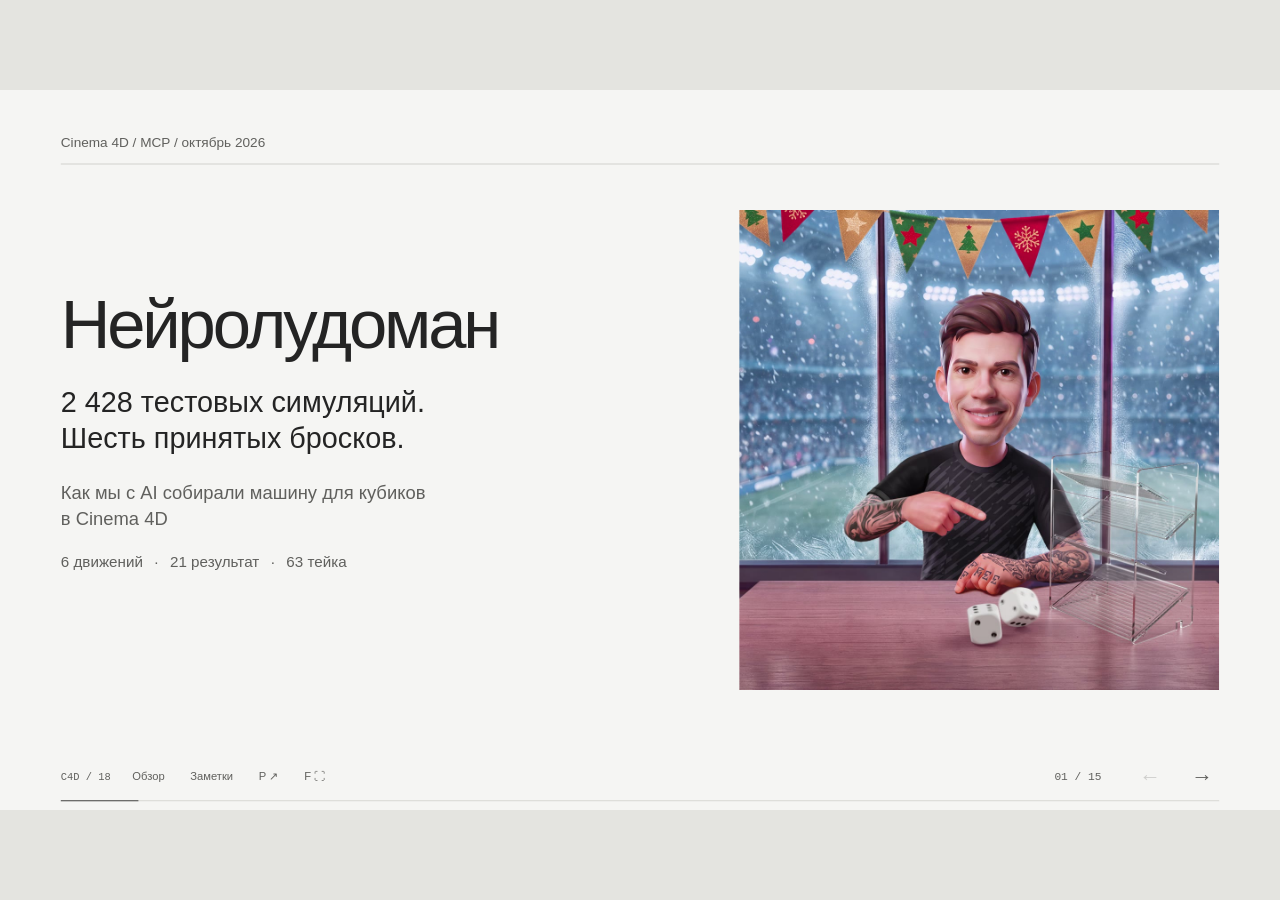
<file: index.html>
<!doctype html>
<html lang="ru">
<head>
<meta charset="utf-8"><meta name="viewport" content="width=device-width,initial-scale=1">
<link rel="icon" href="data:,">
<meta name="color-scheme" content="light"><title>Нейролудоман · разбор кейса Cinema 4D</title>
<meta name="description" content="Разбор работы над анимацией кубиков в Cinema 4D через MCP: физика, Alembic, варианты результата и рендер."><link rel="stylesheet" href="style.css?v=4abb5e8cf7ce">
</head>
<body>
<div id="stage" class="stage">
<main id="deck" aria-label="Презентация: Нейролудоман">

<section class="slide cover dark active" data-theme="paper" data-title="Нейролудоман" data-time="35">
 <div class="cover-copy"><p class="eyebrow reveal">Cinema 4D / MCP / октябрь 2026</p><h1 class="reveal">Нейролудоман</h1><p class="lead reveal">2 428 тестовых симуляций.<br>Шесть принятых бросков.</p><p class="cover-context reveal">Как мы с AI собирали машину для кубиков<br>в Cinema 4D</p><div class="cover-meta reveal">6 движений <span>·</span> 21 результат <span>·</span> 63 тейка</div></div>
 <figure class="hero-media reveal"><video src="assets/final-render.mp4" poster="assets/final-render.jpg" autoplay loop muted playsinline preload="metadata" aria-label="Итоговая анимация машины и кубиков"></video></figure>
 <template class="notes">Мы начали с фотографии аппарата, в который бросают кубики. Потом задача выросла: крупные кубики для мобильного экрана, правдоподобная физика, заданные числа, несколько движений и слои для композа. Я задавал визуальные требования и принимал результат. Агент работал с Cinema 4D через MCP, создавал сцену, готовил эксперименты и проверки. Покажу решения, которые оказались полезными, и места, где мы потратили лишние итерации.
Источник: переписка проекта; рабочий рендер из export; финальный results_manifest.json.</template>
</section>

<section class="slide paper photo-slide" data-theme="paper" data-title="Начали с фотографии" data-time="45"><p class="eyebrow reveal">01 / Референс и модель</p><h2 class="reveal">Начали с фотографии</h2><div class="input-result reveal"><figure><div class="reference-frame"><img src="assets/reference-photo.jpg" alt="Исходная фотография аппарата NARDY.PRO, которую пользователь прислал для моделирования" data-zoom></div><figcaption>На входе: фото аппарата</figcaption></figure><figure><div class="model-frame"><img src="assets/machine-render.png" alt="Смоделированная машина с кубиками" data-zoom></div><figcaption>Результат: модель и анимация в Cinema 4D</figcaption></figure></div><template class="notes">Я прислал фотографию аппарата и попросил собрать упрощённую модель без брендинга. Геометрия должна была оставаться удобной для ручной правки в Cinema 4D. Позже мы увеличили кубики ради читаемости на мобильном экране. Справа показан рабочий рендер модели.

Большая часть полезных уточнений появилась после просмотра сцены. Например, первоначальная геометрия могла выглядеть похоже на референс, но мешала кубикам проходить на следующий этаж. Потом я уточнил, что из камеры важны пересечения с первым и третьим этажами, а задняя стенка и скрытые платформы допускают пересечения. Так мы сузили задачу: исправляли пересечения, которые были видны в кадре.
Источник: сообщения о геометрии платформ и допустимых пересечениях в версиях 11–12.</template></section>

<section class="slide paper" data-theme="paper" data-title="Как устроен кубик в сцене" data-time="50">
 <p class="eyebrow reveal">02 · Архитектура сцены</p><h2 class="reveal">Как устроен кубик в сцене</h2>
 <div class="architecture"><div class="diagram-wrap"><svg class="cube-diagram" viewBox="0 0 660 450" role="img" aria-label="Слева крупная геометрия кубика с точками на гранях. Справа меньший коллайдер без точек.">
<g stroke="#242424" stroke-width="2" stroke-linejoin="round"><path fill="#fafaf8" d="M35 170 165 105 295 170 165 235Z"/><path fill="#e9e9e5" d="M35 170 165 235 165 385 35 320Z"/><path fill="#f0f0ed" d="M165 235 295 170 295 320 165 385Z"/></g>
<g fill="#242424"><ellipse cx="165" cy="170" rx="12" ry="6"/>
<g transform="matrix(1 .5 0 1 35 170)"><ellipse cx="44" cy="44" rx="10" ry="13"/><ellipse cx="86" cy="105" rx="10" ry="13"/></g>
<g transform="matrix(1 -.5 0 1 165 235)"><ellipse cx="32" cy="36" rx="10" ry="13"/><ellipse cx="65" cy="75" rx="10" ry="13"/><ellipse cx="98" cy="114" rx="10" ry="13"/></g></g>
<g fill="#bf422c" fill-opacity=".055" stroke="#bf422c" stroke-width="2" stroke-dasharray="7 6" stroke-linejoin="round"><path d="M395 200 480 158 565 200 565 298 480 340 395 298Z"/><path fill="none" d="M395 200 480 242 565 200M480 242V340"/></g>
<g font-family="Arial,sans-serif" font-size="23" text-anchor="middle"><text x="165" y="64" fill="#242424">Геометрия</text><text x="480" y="117" fill="#ac3925">Коллайдер</text></g>
</svg><p class="diagram-caption">Схема соотношения геометрии и коллайдера.<br>Размеры условные.</p></div><div class="representations">
  <article class="reveal"><span class="big-index">01</span><h3>Видимая<br>модель</h3><p>Крупнее для<br>мобильного экрана.</p></article>
  <article class="reveal"><span class="big-index">02</span><h3>Физический<br>коллайдер</h3><p>Меньше геометрии<br>внутри машины.</p></article>
  <article class="reveal"><span class="big-index">03</span><h3>Число<br>в финале</h3><p>Заранее выбираем,<br>какая грань будет сверху.</p></article>
  <article class="reveal"><span class="big-index">04</span><h3>Записанное<br>движение</h3><p>Кэш Alembic<br>для всех слоёв.</p></article>
 </div></div>
 <p class="takeaway reveal">Python использовали для сборки и проверок; в сцене оставляли нативные контроллеры.</p>
 <template class="notes">Запрос «без кучи Python-нод» не означал отказ от кода автоматизации. Код через MCP собирал нативные объекты и настройки Cinema 4D. Дальше сцена воспроизводилась с нативными контроллерами, Xpresso и кэшем. Видимая модель, коллайдер, ориентация чисел и кэш движения выполняли разные задачи. Крупная модель помогала читаемости, а меньший коллайдер позволял пройти внутри машины. Пересечения всё равно приходилось проверять из рабочей камеры.
Источник: переписка о нативном сетапе и размере кубиков; исходники физики; variants18.py и build18.py.</template>
</section>

<section class="slide paper real-intersection" data-theme="paper" data-title="Пересечение было видно в рендере" data-time="25"><p class="eyebrow reveal">Проблема / Ранний рендер</p><h2 class="reveal">Платформа проходила сквозь кубики</h2><div class="real-intersection-layout"><div class="reveal"><p>Коллайдеры были меньше видимых кубиков.</p><p>Физика считала контакт корректным, но геометрия пересекала стекло.</p><p class="small-copy">На следующем слайде:<br>как пробовали исправить это<br>поверх запечённого движения.</p></div><figure class="reveal"><div class="intersection-callout"><img src="assets/intersection-render.png" alt="Фрагмент раннего рендера: верхняя платформа проходит через нижнюю часть обоих кубиков" data-zoom><svg viewBox="0 0 400 285" aria-hidden="true"><defs><marker id="collision-arrow" viewBox="0 0 10 10" refX="8" refY="5" markerWidth="6" markerHeight="6" orient="auto-start-reverse"><path d="M0 0L10 5L0 10" fill="none" stroke="#ff795c" stroke-width="1.5"/></marker></defs><path d="M295 37H259L222 111" fill="none" stroke="#ff795c" stroke-width="1.5" marker-end="url(#collision-arrow)"/><text x="296" y="27" text-anchor="end" fill="#fff" font-family="Arial,sans-serif" font-size="12">Пересечение</text></svg></div><figcaption>Исходный рендер · 27 октября · 0,16 с · фрагмент без ретуши</figcaption></figure></div><template class="notes">Это реальный кадр раннего видео, а не схема и не реконструкция. Верхняя платформа проходит через видимую геометрию кубиков. Кадр показывает визуальную проблему; он не является точной парой «до» для кадра 4 версии 11 на следующем слайде. Размытие движения сохранено из оригинала. Источник: export/2026-10-27_BB_Other_Smolov_Table_Ref_1080x1080px_01_01_02.mp4, время 0,16 с; область x=660, y=500, 400×285 пикселей.</template></section>

<section class="slide paper intersection-problem" data-theme="paper" data-title="Ручная правка запечённой физики" data-time="50"><p class="eyebrow reveal">03 / Эксперимент в версии 11</p><h2 class="reveal">Ручная правка запечённой физики</h2>
<div class="cache-edit-layout">
<div class="cache-edit-copy reveal"><p class="cache-intro">Сначала рассчитали физику<br>и запекли движение в кэш.</p><p class="cache-request">Я попросил агента вручную отодвинуть кубики от платформ, сохранив вращение.</p><p class="cache-method">Поправки положения записали отдельно от исходной анимации.</p></div>
<div class="cache-comparison reveal"><figure><h3>До правки</h3><img src="assets/intersection-before.svg" alt="До правки: красным выделено пересечение кубика с платформой" data-zoom><figcaption><span class="collision-key"></span>Кубик пересекает платформу</figcaption></figure><figure><h3>После сдвига</h3><img src="assets/intersection-after.svg" alt="После правки: кубик поднят над платформой, его вращение сохранено" data-zoom><figcaption>Вращение осталось прежним</figcaption></figure><p class="cache-source">По данным сцены · кубик A · кадр 4 · верхняя платформа</p></div>
</div><p class="takeaway">Версию 11 приняли. Для каждого нового броска правку пришлось бы повторять.</p><template class="notes">Сначала рассчитали настоящую физику и запекли движение кубиков. Затем я попросил агента на основе этого кэша попробовать вручную поправить траекторию: отодвинуть кубики от видимых платформ, по возможности сохранив исходное движение и вращение. Поправки положения записали отдельно от исходной анимации, чтобы их можно было редактировать. Вращение оставили исходным. Этот эксперимент версии 11 приняли. Для новых бросков пришлось бы повторять коррекцию, поэтому дальше попробовали изменить коллайдеры платформ.

Это боковая проекция сохранённой геометрии, а не скриншот Cinema 4D. Взяты реальные точки модели и положение верхней платформы из manual11_source.json: кубик A, кадр 4. Слева исходное положение; красным выделена область пересечения проекций кубика и платформы. Пространственное пересечение этого кадра также подтверждается проверкой по разделяющим осям. Справа к тем же точкам применён сохранённый сдвиг из manual11_solution.json. Вращение не меняется. Толщина поверхности платформы в данных учитывает верх рёбер. Этот пример показывает ручную коррекцию версии 11, а не результат поздней настройки коллайдеров. Для камеры были важны первая и третья платформы; скрытые пересечения со второй, нижней и задней стенкой допускались.</template></section>

<section class="slide paper methods-slide" data-theme="paper" data-title="Четыре способа обойти пересечение" data-time="55"><p class="eyebrow reveal">04 / Что пробовали</p><h2 class="reveal">Четыре способа обойти пересечение</h2><div class="method-illustrations"><article class="reveal"><h3>Рост после выхода</h3><svg viewBox="0 0 310 230" aria-label="Кубик постепенно увеличивается после выхода"><path d="M25 155H285" stroke="#738084" stroke-width="9"/><g class="grow-demo"><g class=""><rect x="110" y="90" width="96" height="96" rx="12" fill="#d5d5d0" stroke="#242424" stroke-width="2"/><circle cx="124" cy="108" r="7" fill="#242424"/><circle cx="192" cy="168" r="7" fill="#242424"/></g></g></svg><p>Размер менялся на глазах.</p><p class="method-status">Отказались</p></article><article class="reveal"><h3>Обрезка геометрии</h3><svg viewBox="0 0 310 230" aria-label="Выступающая часть кубика обрезается"><defs><clipPath id="cut-demo"><rect width="310" height="155"/></clipPath></defs><g class="cut-ghost"><g class=""><rect x="110" y="90" width="96" height="96" rx="12" fill="#d5d5d0" stroke="#242424" stroke-width="2"/><circle cx="124" cy="108" r="7" fill="#242424"/><circle cx="192" cy="168" r="7" fill="#242424"/></g></g><g clip-path="url(#cut-demo)"><g class=""><rect x="110" y="90" width="96" height="96" rx="12" fill="#d5d5d0" stroke="#242424" stroke-width="2"/><circle cx="124" cy="108" r="7" fill="#242424"/><circle cx="192" cy="168" r="7" fill="#242424"/></g></g><path d="M25 155H285" stroke="#738084" stroke-width="9"/></svg><p>Часть кубика исчезала.</p><p class="method-status">Отказались</p></article><article class="reveal"><h3>Сдвиг анимации</h3><svg viewBox="0 0 310 230" aria-label="Сдвигаем геометрию кубика вверх"><path d="M25 155H285" stroke="#738084" stroke-width="9"/><g opacity=".15"><g class=""><rect x="110" y="90" width="96" height="96" rx="12" fill="#d5d5d0" stroke="#242424" stroke-width="2"/><circle cx="124" cy="108" r="7" fill="#242424"/><circle cx="192" cy="168" r="7" fill="#242424"/></g></g><g class="manual-lift"><rect x="110" y="90" width="96" height="96" rx="12" fill="#d5d5d0" stroke="#242424" stroke-width="2"/><circle cx="124" cy="108" r="7" fill="#242424"/><circle cx="192" cy="168" r="7" fill="#242424"/></g><path d="M239 132V90m-7 8 7-8 7 8" stroke="#ac3925" stroke-width="2" fill="none"/></svg><p>Каждый бросок нужно править.</p><p class="method-status">Приняли в версии 11</p></article><article class="reveal"><h3>Подъём коллайдера</h3><svg viewBox="0 0 310 230" aria-label="Поднимаем коллайдер платформы; геометрия платформы остаётся на месте"><path d="M25 155H285" stroke="#738084" stroke-width="9"/><g class="collider-lift"><g class=""><rect x="110" y="90" width="96" height="96" rx="12" fill="#d5d5d0" stroke="#242424" stroke-width="2"/><circle cx="124" cy="108" r="7" fill="#242424"/><circle cx="192" cy="168" r="7" fill="#242424"/></g><rect x="135" y="115" width="46" height="40" fill="none" stroke="#ac3925" stroke-dasharray="5 4" stroke-width="2"/><path d="M25 155H285" stroke="#ac3925" stroke-width="2" stroke-dasharray="7 5"/></g></svg><p>Платформа остаётся на месте.</p><p class="method-status">Продолжили в версии 12</p></article></div><p class="takeaway">Условные схемы сбоку. Серое: геометрия. Красный пунктир: коллайдер.</p><template class="notes">Анимации на этом слайде схематичные и объясняют механизм каждого эксперимента; это не записи симуляций. Рост выглядит как изменение размера кубика на глазах. Обрезка убирает выступающую часть геометрии. Ручная коррекция сдвигает записанную анимацию, сохраняя её вращение. В последнем варианте поднимали невидимый коллайдер платформы, чтобы маленький коллайдер кубика встречал опору раньше. Сама платформа оставалась на месте.
Мы попробовали несколько способов обойти несоответствие большого кубика и небольшой машины. Плавный рост выглядел искусственно. Обрезку кубиков в местах пересечения с этажами тоже отбросили. В версии 11 вручную корректировали записанную физику, сохраняя вращение, и этот эксперимент приняли. Но для множества бросков такой подход становится дорогим. В версии 12 проверили изменение коллайдеров видимых этажей. В финальном отчёте этого эксперимента указан подъём на 2,5 сантиметра. Изменение коллайдеров позволило проверить другой способ расчёта вместо ручной правки каждого броска.
Источник: переписка версий 03, 09, 11 и 12; collider12_final_verification.json; manual11_subframe_verification.json.</template></section>

<section class="slide paper" data-theme="paper" data-title="Меняем числа, сохраняем бросок" data-time="55">
 <p class="eyebrow reveal">05 · Управляемый игровой результат</p><h2 class="reveal">Меняем числа,<br>сохраняем бросок</h2>
 <div class="motion-layout">
  <div class="motion-copy reveal"><div class="code-flow"><div><span>ROOT</span> Записанная физика</div><div><span>MESH</span> Заранее выбранная верхняя грань</div></div></div>
  <div class="pairs reveal"><figure><div class="dice-crop"><img src="assets/pair-1-1.png" alt="Поза T03 с результатом 1:1"></div><figcaption>1 : 1</figcaption></figure><figure><div class="dice-crop"><img src="assets/pair-1-3.png" alt="Та же поза T03 с результатом 1:3"></div><figcaption>1 : 3</figcaption></figure><p class="pair-note">Один физический вариант T03</p></div>
 </div>
 <p class="takeaway reveal">Один бросок, разные числа. Выбираем грань до начала анимации.</p>
 <template class="notes">Траектория и вращение физического корня записаны в кэш. Геометрия с цифрами получает постоянную допустимую ориентацию куба, чтобы в конце сверху была нужная грань. При этом нужно компенсировать положение модели, иначе можно сместить её центр или нарушить контакт с полом. Числа меняются без нового расчёта физики и без анимации доворота в финале. Когда мы заметили странное вращение, отдельно проверяли корневое движение и ориентацию геометрии, чтобы искать причину в нужном слое.
Источник: нативный контроллер 07 DICE RESULT; area08_solver.py; кадры одного варианта T03 с разными результатами.</template>
</section>

<section class="slide dark" data-theme="paper" data-title="Шесть движений, 21 результат, 63 тейка" data-time="55">
 <p class="eyebrow reveal">06 · Масштабирование без новых симуляций</p><div class="number-strip reveal"><div><strong>6</strong><span>сохранённых движений</span></div><i>→</i><div><strong>21</strong><span>пара без учёта порядка</span></div><i>→</i><div><strong>63</strong><span>рендерных тейка</span></div></div>
 <div class="combinations reveal"><div><div id="pair-matrix" aria-label="21 комбинация чисел двух кубиков"></div><p class="micro matrix-hint">Выберите пару, чтобы увидеть её вариант.</p></div><div class="result-detail"><p class="micro">Назначение для выбранной пары</p><h3 id="selected-pair">1 : 3</h3><p id="selected-motion" class="detail-motion">Движение T03</p><p id="selected-values">Дальний 1 · ближний 3</p><div class="pass-line">Beauty <span>·</span> Shadows <span>·</span> Reflections</div><p class="small-copy">Одна библиотека Alembic:<br>движения двух кубиков в шести временных участках.<br>Геометрия остаётся в сцене.</p></div></div>
 <p class="matrix-balance reveal">Порядок пары в данных и порядок кубиков в кадре разделили.<br><strong>Большая цифра: дальний 8 / ближний 7</strong> среди 15 непарных результатов.</p>
 <template class="notes">Все комбинации двух обычных кубиков без учёта порядка дают 21 результат, включая шесть дублей. Мы распределили их по шести сохранённым движениям и подготовили по три слоя на каждый результат, всего 63 тейка. Для этого не потребовались 63 независимые симуляции. В библиотеке Alembic записаны трансформы двух кубиков; варианты переключаются временным смещением. Геометрия и материалы остаются в сцене. Для motion blur записывали промежуточные отсчёты, а единицы кэша проверяли в сантиметрах. Камеру, ранее импортированную из Blender, сохраняли.
Источник: results18_manifest_final.json; variants18.py; build18.py. Матрица на слайде построена из финального манифеста. Ещё обнаружился визуальный перекос: сортировка пар давала большую цифру преимущественно ближнему кубику. Порядок хранения пары и назначение кубикам разделили; среди 15 непарных результатов большая цифра теперь на дальнем кубике в 8 случаях, на ближнем в 7.</template>
</section>

<section class="slide paper video-slide" data-theme="paper" data-title="Попасть в зону недостаточно" data-time="65"><p class="eyebrow reveal">07 / Проверка движения</p><h2 class="reveal">Попасть в зону недостаточно</h2><div class="review-roles reveal"><p><span>Агент</span>Считает физику и проверяет попадание в зону.</p><p><span>Я</span>Смотрю превью и принимаю движение.</p></div><div class="comparison comparison-large reveal" data-sync="quality"><figure><video src="assets/t06-before-landing.mp4" autoplay loop muted playsinline preload="auto" aria-label="T06 до замены сида"></video><figcaption>Кубик почти остановился,<br>но продолжает вращаться.<small>Не приняли · сид 531638</small></figcaption></figure><figure><video src="assets/t06-after-landing.mp4" autoplay loop muted playsinline preload="auto" aria-label="Принятый T06"></video><figcaption>Движение приняли.<small>Сид 293535</small></figcaption></figure></div><p class="media-caption">Кадры 40–75 · 25 fps · без ручной правки движения</p><template class="notes">Правильные верхние грани и попадание в зону ещё не означают, что бросок выглядит естественно. Мы оценивали остаточное вращение при малом перемещении и повторное движение после почти полной остановки. Но эти численные признаки были эвристиками, а не полноценной оценкой правдоподобия. В T06 я продолжал замечать доворот, хотя технические проверки проходили. В сравнении показан фрагмент кадров 40–75 двух сидов при 25 кадрах в секунду. У принятого варианта заметное движение заканчивается примерно к 55-му кадру. Поэтому после численных проверок мы смотрели анимацию.
Источник: обратная связь по T06; repair18.py; исходные кадры сидов 531638 и 293535; t06_round3/verified.json.

В одном журнале осталось 520 проверок, не прошедших заданный фильтр. Попадание двух крупных кубиков в узкую область сильно ограничивало выбор. Вернулись к кандидату из ранних тестов. Его контрольная сетка выходила за границу примерно на четверть миллиметра; этот допуск обсудили перед приёмкой. Движение при этом не сдвигали вручную и алгоритм не меняли. Этот вариант приняли. В следующий раз я бы согласовал допуски до перебора. Журнал с параметрами и результатами помог вернуться к раннему варианту.
Источник: t06_round3/trials.json, 520 записей; t06_round3/verified.json, худший margin −0,0247226 см; сообщение «Фиксируем Т06».</template></section>

<section class="slide paper takes-slide" data-theme="paper" data-title="21 результат × 3 слоя = 63 тейка" data-time="35"><p class="eyebrow reveal">08 / Подготовка к рендеру</p><h2 class="reveal">21 результат × 3 слоя = 63 тейка</h2><div class="takes-layout reveal"><figure class="take-list-shot"><img src="assets/cinema4d-takes.png" alt="Скриншот Cinema 4D: группы 01–21 и три рендерных тейка первой группы" data-zoom><figcaption>21 группа результатов в Cinema 4D</figcaption></figure><div class="takes-explanation"><p>Для каждой пары чисел:</p><figure><img src="assets/cinema4d-takes-detail.png" alt="Вложенные тейки Beauty, Shadows и Reflections в Cinema 4D" data-zoom><figcaption>Фрагмент менеджера Takes</figcaption></figure><p class="small-copy">Beauty · Shadows · Reflections</p><p class="small-copy">Все три слоя используют одно движение.</p></div></div><template class="notes">На скриншоте настоящая сцена версии 18. Всего 21 группа результатов. В каждой три отмеченных рендерных тейка: Beauty, Shadows и Reflections. Получается 63 тейка для рендера. На общем скриншоте первая группа раскрыта, остальные свёрнуты, чтобы весь список поместился на экран. Крупный фрагмент справа показывает три слоя одной группы.
Источник: скриншоты открытой сцены `_18` в Cinema 4D, 02.11.2026; финальный манифест результатов.</template></section>

<section class="slide dark" data-theme="paper" data-title="Почему отражения выглядели пустыми" data-time="50">
 <p class="eyebrow reveal">09 · Рендер и композ</p><h2 class="reveal">Отражения были в RGB.<br>Alpha скрывала результат.</h2>
 <div class="render-passes reveal"><figure><div class="pass-image"><img src="assets/pass-beauty.png" alt="Тестовый Beauty машины и кубиков"></div><figcaption><strong>Beauty</strong><span>Машина и кубики</span></figcaption></figure><figure><div class="pass-image"><img src="assets/pass-shadows-alpha.png" alt="Alpha-канал тестового слоя теней на полу"></div><figcaption><strong>Shadows</strong><span>Alpha тестового слоя</span></figcaption></figure><figure><div class="pass-image"><img src="assets/pass-reflections-rgb.png" alt="RGB тестового слоя отражений на полу"></div><figcaption><strong>Reflections</strong><span>RGB · яркость ×4 для просмотра</span></figcaption></figure></div>
 
 <p class="takeaway reveal">Три слоя для композа. Лишние AOV убрали.</p>
 <template class="notes">В композе нужны были отдельные beauty, тени и отражения на полу, а стекло должно было сохранять прозрачность. Слой отражений выглядел пустым, и мы разбирались с интерпретацией alpha в After Effects. RGB и alpha проверяли отдельно. Здесь показаны тестовые изображения слоёв: для Shadows выведен alpha-канал, для Reflections яркость RGB увеличена в четыре раза только для просмотра. Это не доказательство готовности любого композа на произвольном фоне. Лишние AOV из тейка отражений убрали, сохранили DWAB и Refraction Affects Alpha для стекла.
Источник: переписка версий 13–15 и скриншот Interpret Footage; тестовые PNG слоёв; финальные настройки в описании версии 18.</template>
</section>

<section class="slide paper six-slide" data-theme="paper" data-title="Сравнивали шесть бросков одновременно" data-time="45"><p class="eyebrow reveal">10 / Превью для обсуждения</p><h2 class="reveal">Сравнивали шесть бросков одновременно</h2><figure class="six-video reveal"><video src="assets/review-six.mp4" poster="assets/review-six.png" autoplay loop muted playsinline controls preload="auto" aria-label="Шесть принятых вариантов физики T01–T06"></video><figcaption>T01–T06 · одинаковый ракурс · сиды подписаны в кадре</figcaption></figure><template class="notes">Когда я сказал, что вижу будто то же самое, агент сравнил старые и новые траектории и проверил используемый кэш. Изменения в данных действительно были. Однако общая сетка из 21 комбинации оказалась неудобной для обсуждения шести физических вариантов. Мы пересобрали превью: шесть крупных бросков, понятные T01–T06, сиды в кадре, отдельно сравнение до и после. Я после этого подтвердил, что вижу изменения. Точную техническую причину проблемы с отображением мы не установили, поэтому не называем её доказанным багом плеера или кэша.
Источник: сообщения «Ты мне не то видео показываешь» и «Теперь вижу»; свежие превью и проверка траекторий сохранённой сцены.</template></section>

<section class="slide paper annotation-slide" data-theme="paper" data-title="История изменений хранится в файле сцены" data-time="55"><p class="eyebrow reveal">11 / Scene → Annotation</p><h2 class="reveal">История изменений хранится в файле сцены</h2><div class="annotation-layout reveal"><div class="annotation-intro"><p>История версий<br>в теге Annotation.</p><p class="small-copy">Выбираем тег<br>у объекта Scene.<br><br>Справа открываются<br>записи об изменениях.</p></div><figure><div class="annotation-interface"><img src="assets/cinema4d-annotation-interface.png" alt="Интерфейс Cinema 4D: объект Scene и выбранный тег Annotation слева, его текст в панели Attributes справа" data-zoom><span class="tag-highlight" aria-hidden="true"></span></div><figcaption>Scene → Annotation → Attributes · нажмите для увеличения</figcaption></figure></div><p class="takeaway">T02 и T03 приняли раньше. При замене T06 их движение не меняли.</p><template class="notes">В длительном диалоге легко потерять, какой вариант уже принят и какой файл действительно актуален. Поэтому историю перенесли в Annotation на null-объекте Scene и дополнили манифестами и версиями кэша. Договорились: после приёмки T02 и T03 следующий эксперимент не должен менять их движение. В последней проверке сравнивали матрицы геометрии на промежуточных отсчётах, отчёт дал нулевую разницу. Cinema 4D также зависала во время тестов, поэтому копии и сохранения были частью процесса. Команды MCP исполнялись в главном потоке приложения. Длинные превью запускали через C4DThread, статус читали отдельно. Открытый Alembic не перезаписывали: для обновлений давали новое имя библиотеке, а тейки выбирали временной участок.
Источник: Annotation на Scene; t06_round3/accepted_verification.json; переписка о зависаниях и перезапусках Cinema 4D.</template></section>

<section class="slide paper results-slide" data-theme="paper" data-title="Что мне понравилось в этой работе" data-time="55">
 <p class="eyebrow reveal">Итоги</p><h2 class="reveal">Что мне понравилось в этой работе</h2>
 <div class="results-layout">
 <div class="results-points">
 <article class="reveal"><span>01</span><div><h3>Модель по фотографии</h3><p>Воссоздали аппарат обычными примитивами.<br>Геометрия осталась редактируемой, без Python-нод.</p></div></article>
 <article class="reveal"><span>02</span><div><h3>Физика с заданным местом посадки</h3><p>Агент менял сиды и проверял попадание в зону.<br>Я смотрел отобранные варианты и оценивал движение.</p></div></article>
 <article class="reveal"><span>03</span><div><h3>Настроенные слои и тейки</h3><p>Разобрались с AOV и подготовили 63 тейка:<br>Beauty, Shadows и Reflections для 21 результата.</p></div></article>
 <article class="reveal"><span>04</span><div><h3>История прямо в сцене</h3><p>Тег Annotation помогал быстро понять,<br>что изменили и приняли в каждой версии файла.</p></div></article>
 </div>
 <aside class="results-stat reveal"><strong>2 428</strong><p>тестовых симуляций<br>в сохранённых журналах</p><div class="stat-rule"></div><b>6</b><p>принятых вариантов<br>движения</p><small>Число тестов подтверждено журналами.<br>Полного счётчика всех запусков нет.</small></aside>
 </div>
 <template class="notes">Больше всего мне понравилось, что мы воссоздали аппарат по фотографии обычными примитивами Cinema 4D. Геометрию можно дальше редактировать без Python-нод. При этом сам агент использовал Python через MCP для автоматизации сборки и проверок.

Мы настроили физику и задали область Cubes_Area, где должны оказаться кубики. Агент перебирал сиды, рассчитывал движение и автоматически проверял положение кубиков. Мне показывал кандидатов, прошедших проверки. Но попадание в зону ещё не гарантирует естественного движения: я смотрел превью и отклонял неудачные докручивания. В итоге приняли шесть вариантов.

В 17 сохранённых журналах найдено 2 428 записей о тестовых симуляциях. Это число тестов с разными сидами и настройками, а не число уникальных сидов. Повторные запекания и отдельные проверки вне этих журналов в сумму не входят. Поэтому это подтверждённое число записанных тестов, а не точный общий счётчик всех запусков. Для финального T06 приняли небольшой допуск к границе зоны.

Также настроили AOV и слои для композа, убрали лишние пассы и собрали 63 рендерных тейка для 21 комбинации чисел. Историю изменений и приёмок записывали в Annotation на объекте Scene, чтобы понимать, что сделано в каждой версии файла.
Источник подсчёта: assets/simulation-audit.json.</template>
</section>
<section class="slide paper finale-slide" data-theme="paper" data-title="Результат" data-time="10"><div class="finale-label reveal"><p class="eyebrow">Финал</p><h2>Вот что<br>получилось</h2></div><figure class="finale-video reveal"><video src="assets/final-render.mp4" poster="assets/final-render.jpg" autoplay loop muted playsinline controls preload="metadata" aria-label="Итоговый рендер машины и броска кубиков"></video></figure><template class="notes">Итоговое видео, предоставленное автором. Воспроизводится автоматически без звука и повторяется по кругу. Можно оставить на экране во время вопросов.</template></section>
</main>
<footer class="hud" aria-label="Управление презентацией"><div class="hud-left"><span class="deck-mark">C4D / 18</span><button id="overview-toggle" title="Обзор слайдов (O)">Обзор</button><button id="notes-toggle" title="Заметки докладчика (N)">Заметки</button><button id="presenter-toggle" title="Заметки в отдельном окне (P)">P ↗</button><button id="fullscreen-toggle" title="Полный экран (F)">F ⛶</button></div><div class="hud-right"><span id="counter" aria-live="polite">01 / 15</span><button id="prev" aria-label="Предыдущий слайд">←</button><button id="next" aria-label="Следующий слайд">→</button></div><div class="progress-track"><div id="progress"></div></div></footer>
<aside id="notes" class="notes-panel" aria-label="Заметки докладчика" hidden><div><p class="micro">Заметки докладчика · N закрыть</p><button id="notes-close" aria-label="Закрыть заметки">×</button></div><h3 id="notes-title"></h3><p id="notes-body"></p></aside>
<div id="overview" class="overview" hidden><header><h2>Содержание</h2><button id="overview-close">Закрыть · Esc</button></header><div id="overview-items"></div></div>
</div>
<dialog id="image-viewer" aria-label="Изображение крупным планом"><button id="image-close" aria-label="Закрыть изображение">Закрыть · Esc</button><img id="image-large" alt=""></dialog>
<script src="assets/case-data.js?v=a1bd03edcbb6"></script><script src="deck.js?v=74671be76ba9"></script>
</body></html>
</file>
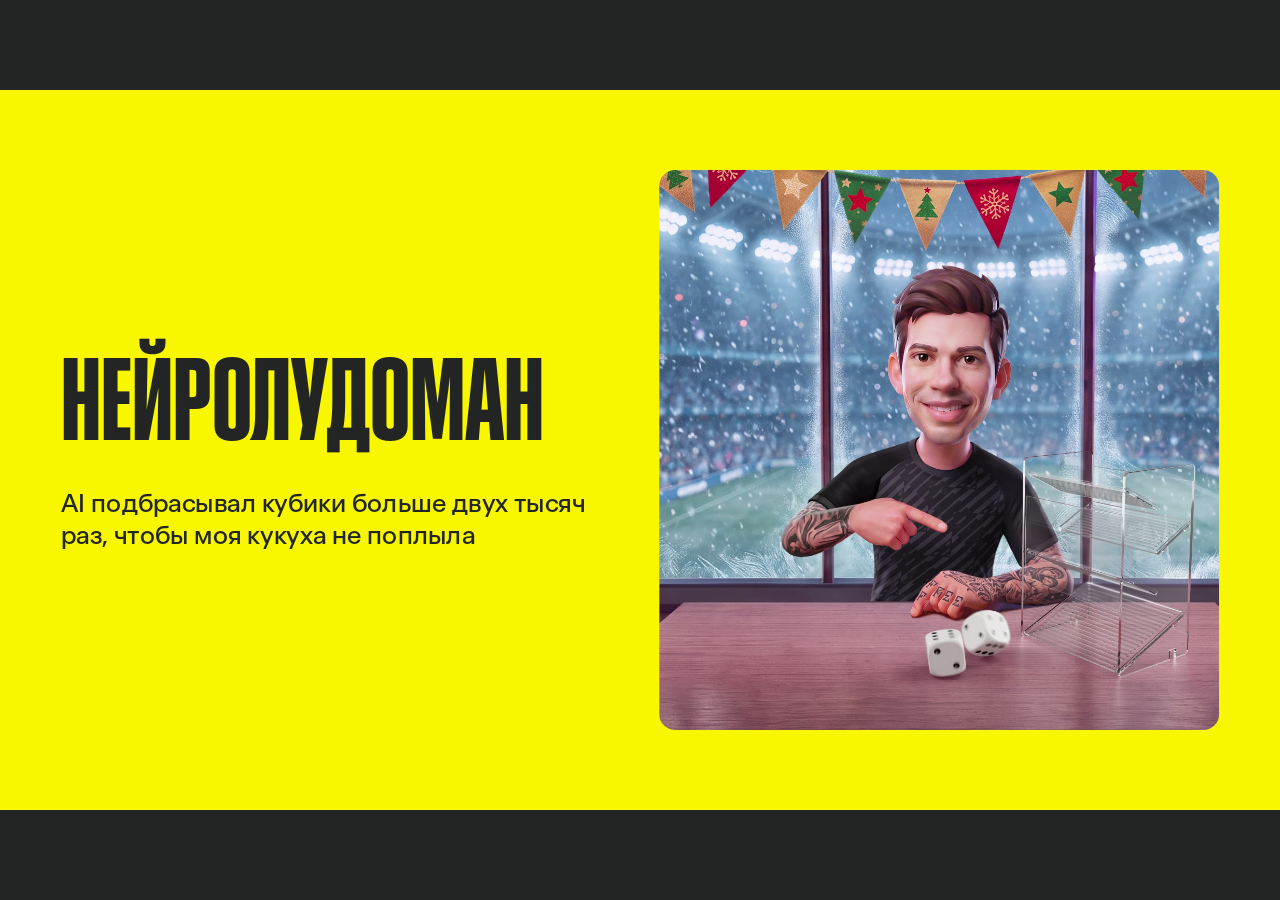
<file: story/index.html>
<!doctype html>
<html lang="ru">
<head>
<meta charset="utf-8"><meta name="viewport" content="width=device-width,initial-scale=1">
<link rel="icon" href="data:,">
<meta name="color-scheme" content="light"><title>Нейролудоман · история проекта</title>
<meta name="description" content="Разбор работы над анимацией кубиков в Cinema 4D через MCP: физика, Alembic, варианты результата и рендер."><link rel="stylesheet" href="deck.css?v=42273aa92947">
</head>
<body>
<div id="stage" class="stage">
<main id="deck" aria-label="Презентация: Нейролудоман">

<section class="slide cover dark active" data-theme="paper" data-title="Нейролудоман" data-time="35">
 <div class="cover-copy"><p class="eyebrow reveal">Cinema 4D × AI / октябрь 2026</p><h1 class="reveal">Нейролудоман</h1><p class="lead reveal">AI подбрасывал кубики больше двух тысяч раз, чтобы моя кукуха не поплыла</p></div>
 <figure class="hero-media reveal"><video src="../assets/final-render.mp4" poster="../assets/final-render.jpg" autoplay loop muted playsinline preload="metadata" aria-label="Итоговая анимация машины и кубиков"></video></figure>
 <template class="notes">Мы начали с фотографии аппарата, в который бросают кубики. Потом задача выросла: крупные кубики для мобильного экрана, правдоподобная физика, заданные числа, несколько движений и слои для композа. Я задавал визуальные требования и принимал результат. Агент работал с Cinema 4D через MCP, создавал сцену, готовил эксперименты и проверки. Покажу решения, которые оказались полезными, и места, где мы потратили лишние итерации.
Источник: переписка проекта; рабочий рендер из export; финальный results_manifest.json.</template>
</section>

<section class="slide paper photo-slide" data-theme="paper" data-title="Из фото в 3D-модель" data-time="45"><p class="eyebrow reveal">01 / Референс и модель</p><h2 class="reveal">Из фото в 3D-модель</h2><div class="slide-body"><div class="input-result reveal"><figure><div class="reference-frame"><img src="../assets/reference-photo.jpg" alt="Исходная фотография аппарата NARDY.PRO, которую пользователь прислал для моделирования" data-zoom></div><figcaption>На входе: фото аппарата</figcaption></figure><figure><div class="model-frame"><img src="../assets/machine-render.png" alt="Смоделированная машина с кубиками" data-zoom></div><figcaption>Результат: модель и анимация в Cinema 4D</figcaption></figure></div></div><template class="notes">Я прислал фотографию аппарата и попросил собрать упрощённую модель без брендинга. Геометрия должна была оставаться удобной для ручной правки в Cinema 4D. Позже мы увеличили кубики ради читаемости на мобильном экране. Справа показан рабочий рендер модели.

Большая часть полезных уточнений появилась после просмотра сцены. Например, первоначальная геометрия могла выглядеть похоже на референс, но мешала кубикам проходить на следующий этаж. Потом я уточнил, что из камеры важны пересечения с первым и третьим этажами, а задняя стенка и скрытые платформы допускают пересечения. Так мы сузили задачу: исправляли пересечения, которые были видны в кадре.
Источник: сообщения о геометрии платформ и допустимых пересечениях в версиях 11–12.</template></section>

<section class="slide paper size-story" data-theme="paper" data-title="Крупные кубики нужны игроку" data-time="35"><p class="eyebrow reveal">Задача / Мобильная игра</p><h2 class="reveal">Число должно быть видно на телефоне</h2><div class="slide-body"><div class="size-story-grid"><div class="reveal"><p>Мы специально увеличили кубики, чтобы игрок сразу видел, какое число выпало.</p></div><div class="size-panels reveal"><figure><svg viewBox="0 0 330 360" role="img" aria-label="Маленький кубик в условном игровом кадре"><rect x="30" y="15" width="270" height="320" rx="26" fill="none" stroke="#c8c8c3" stroke-width="2"/><g transform="translate(140,235) scale(0.5)"><rect width="100" height="100" rx="17" fill="#deded8" stroke="#242424" stroke-width="2"/><circle cx="25" cy="25" r="7" fill="#242424"/><circle cx="75" cy="25" r="7" fill="#242424"/><circle cx="50" cy="50" r="7" fill="#242424"/><circle cx="25" cy="75" r="7" fill="#242424"/><circle cx="75" cy="75" r="7" fill="#242424"/></g></svg><figcaption>Число труднее различить</figcaption></figure><figure><svg viewBox="0 0 330 360" role="img" aria-label="Увеличенный кубик в том же игровом кадре"><rect x="30" y="15" width="270" height="320" rx="26" fill="none" stroke="#c8c8c3" stroke-width="2"/><g transform="translate(110,175) scale(1.1)"><rect width="100" height="100" rx="17" fill="#deded8" stroke="#242424" stroke-width="2"/><circle cx="25" cy="25" r="7" fill="#242424"/><circle cx="75" cy="25" r="7" fill="#242424"/><circle cx="50" cy="50" r="7" fill="#242424"/><circle cx="25" cy="75" r="7" fill="#242424"/><circle cx="75" cy="75" r="7" fill="#242424"/></g></svg><figcaption>Число читается лучше</figcaption></figure></div></div></div><template class="notes">Это мобильная игра, и выпавшие числа должны быть хорошо видны. Поэтому я специально попросил сделать видимые кубики крупнее. Мы не увеличивали вместе с ними всю машину. Схема показывает принцип читаемости, а не точное соотношение размеров и не интерфейс игры.</template></section>


<section class="slide paper size-story machine-gap-slide" data-theme="paper" data-title="Где крупному кубику не хватает места" data-time="40"><p class="eyebrow reveal">Ограничение / Переход между этажами</p><h2 class="reveal">Где крупному кубику не хватает места</h2><div class="slide-body"><div class="machine-gap-layout"><div class="reveal"><p>Между краями первой и второй платформ кубику нужно пройти и повернуться.</p><p class="small-copy">Большой кубик при таком повороте задевает обе платформы.</p></div><div class="machine-gap-pair reveal"><figure><img src="media/machine-gap-small.svg" alt="Разрез реальной машины: кубик размером 3,2 см проходит между первой и второй наклонными платформами" data-zoom><figcaption>3,2 см: помещается</figcaption></figure><figure><img src="media/machine-gap-large.svg" alt="Тот же разрез: кубик 6 см в том же положении пересекает края двух платформ; места контакта отмечены красным" data-zoom><figcaption>6 см: задевает платформы</figcaption></figure></div></div><p class="takeaway">Схема по геометрии машины.</p></div><template class="notes">Показан вид сбоку, вдоль поперечной оси машины. Четыре наклонные платформы, передняя и задняя стенки построены по сохранённым матрицам и размерам препятствий из manual11_source.json. Толщина платформ в этих данных учитывает верх рёбер. Боковая панель условно показана пунктиром и убрана из разреза для видимости внутреннего устройства. Маленький и большой кубики показаны в одной позиции, с одним углом 45 градусов, в одном масштабе: сторона 3,2 и 6 см. Положение выбрано для объяснения ограничения между концами первой и второй платформ; это не восстановленная запись конкретного застревания. Красные окружности отмечают места, где большой кубик встречает края платформ при таком повороте. При физике по полному видимому размеру ему не хватает места для такого прохода. Именно поэтому размеры видимой модели и оболочки для физики разделяли.</template></section>
<section class="slide paper" data-theme="paper" data-title="Один размер для картинки, другой для физики" data-time="50">
 <p class="eyebrow reveal">Решение / Видимый кубик и невидимая оболочка</p><h2 class="reveal">Один размер для картинки, другой для физики</h2><div class="slide-body">
 <div class="architecture"><div class="diagram-wrap"><svg class="cube-diagram" viewBox="0 0 940 640" role="img" aria-label="Куб с равными рёбрами; внутри меньший кубический коллайдер"><path d="M470.00 114.06 L670.00 229.53 L470.00 345.00 L270.00 229.53 Z" fill="#fafaf8" stroke="#222524" stroke-width="3" stroke-linejoin="round"/><path d="M270.00 229.53 L470.00 345.00 L470.00 575.94 L270.00 460.47 Z" fill="#e2e6e3" stroke="#222524" stroke-width="3" stroke-linejoin="round"/><path d="M470.00 345.00 L670.00 229.53 L670.00 460.47 L470.00 575.94 Z" fill="#eaeeeb" stroke="#222524" stroke-width="3" stroke-linejoin="round"/><circle r=".058" fill="#222524" transform="matrix(200 115.47005383792516 -200 115.47005383792516 470 229.52994616207485)"/><circle r=".058" fill="#222524" transform="matrix(200 115.47005383792516 0 -230.94010767585033 316.0 309.2042833102432)"/><circle r=".058" fill="#222524" transform="matrix(200 115.47005383792516 0 -230.94010767585033 424.0 496.265770527682)"/><circle r=".058" fill="#222524" transform="matrix(-200 115.47005383792516 0 -230.94010767585033 624.0 309.2042833102432)"/><circle r=".058" fill="#222524" transform="matrix(-200 115.47005383792516 0 -230.94010767585033 570.0 402.7350269189626)"/><circle r=".058" fill="#222524" transform="matrix(-200 115.47005383792516 0 -230.94010767585033 516.0 496.265770527682)"/><g fill="none" stroke="#bf422c" stroke-width="3" stroke-dasharray="9 7" stroke-linejoin="round"><path d="M470.00 194.89 L600.00 269.94 L470.00 345.00 L340.00 269.94 Z"/><path d="M340.00 269.94 L470.00 345.00 L470.00 495.11 L340.00 420.06 Z"/><path d="M470.00 345.00 L600.00 269.94 L600.00 420.06 L470.00 495.11 Z"/></g><g fill="none" stroke-width="2"><path stroke="#222524" d="M330 195 220 100H85"/><path stroke="#bf422c" d="M576 345 720 235H865"/></g><g font-family="ONY One,Arial,sans-serif" font-size="26"><text x="85" y="78" fill="#222524">Видимый кубик</text><text x="705" y="210" fill="#bf422c">Коллайдер</text></g></svg></div><div class="representations simple-representations"><article class="reveal"><h3>Что видит игрок</h3><p>Крупный кубик с точками.<br>Число легко различить.</p></article><article class="reveal"><h3>Что считает физика</h3><p>Меньшую невидимую оболочку.<br>Она называется коллайдером<br>и определяет столкновения.</p></article></div></div>
 <p class="takeaway reveal">Меньшая оболочка проходила внутри машины. Но видимый кубик мог пересекать стекло.</p>
 </div><template class="notes">Картинка и оболочка движутся вместе. Размеры на схеме условные.
Запрос «без кучи Python-нод» не означал отказ от кода автоматизации. Код через MCP собирал нативные объекты и настройки Cinema 4D. Дальше сцена воспроизводилась с нативными контроллерами, Xpresso и кэшем. Видимая модель, коллайдер, ориентация чисел и кэш движения выполняли разные задачи. Крупная модель помогала читаемости, а меньший коллайдер позволял пройти внутри машины. Пересечения всё равно приходилось проверять из рабочей камеры.
Источник: переписка о нативном сетапе и размере кубиков; исходники физики; variants18.py и build18.py.</template>
</section>

<section class="slide paper real-intersection" data-theme="paper" data-title="Кубики проходили сквозь платформу" data-time="25"><p class="eyebrow reveal">Проблема / Ранний рендер</p><h2 class="reveal">Кубики проходили сквозь платформу</h2><div class="slide-body"><div class="real-intersection-layout"><div class="reveal"><p>Невидимые оболочки были меньше видимых кубиков.</p><p>Физика считала контакт корректным, но геометрия пересекала стекло.</p></div><figure class="reveal"><div class="intersection-callout"><img src="../assets/intersection-render.png" alt="Фрагмент раннего рендера: верхняя платформа проходит через нижнюю часть обоих кубиков" data-zoom><svg viewBox="0 0 400 285" aria-hidden="true"><defs><marker id="collision-arrow" viewBox="0 0 10 10" refX="8" refY="5" markerWidth="6" markerHeight="6" orient="auto-start-reverse"><path d="M0 0L10 5L0 10" fill="none" stroke="#ff795c" stroke-width="1.5"/></marker></defs><path d="M295 37H259L222 111" fill="none" stroke="#ff795c" stroke-width="1.5" marker-end="url(#collision-arrow)"/><text x="296" y="27" text-anchor="end" fill="#fff" font-family="Arial,sans-serif" font-size="12">Пересечение</text></svg></div><figcaption>Фрагмент раннего рендера</figcaption></figure></div></div><template class="notes">Это реальный кадр раннего видео, а не схема и не реконструкция. Верхняя платформа проходит через видимую геометрию кубиков. Кадр показывает визуальную проблему; он не является точной парой «до» для кадра 4 версии 11 на следующем слайде. Размытие движения сохранено из оригинала. Источник: export/2026-10-27_BB_Other_Smolov_Table_Ref_1080x1080px_01_01_02.mp4, время 0,16 с; область x=660, y=500, 400×285 пикселей.</template></section>



<section class="slide paper methods-slide" data-theme="paper" data-title="Четыре способа обойти пересечение" data-time="55"><p class="eyebrow reveal">04 / Что пробовали</p><h2 class="reveal">Четыре способа обойти пересечение</h2><div class="slide-body"><div class="method-illustrations"><article class="reveal"><h3>Увеличение при движении</h3><svg viewBox="0 0 310 230" aria-label="Кубик постепенно увеличивается после выхода"><path d="M25 155H285" stroke="#738084" stroke-width="9"/><g class="grow-demo"><g class=""><rect x="110" y="90" width="96" height="96" rx="12" fill="#d5d5d0" stroke="#242424" stroke-width="2"/><circle cx="124" cy="108" r="7" fill="#242424"/><circle cx="192" cy="168" r="7" fill="#242424"/></g></g></svg><p>Размер менялся на глазах.</p><p class="method-status result-icon result-rejected" aria-label="Не вошло в финальный вариант"><svg viewBox="0 0 48 48" aria-hidden="true"><path d="m13 13 22 22m0-22L13 35"/></svg></p></article><article class="reveal"><h3>Обрезка геометрии</h3><svg viewBox="0 0 310 230" aria-label="Выступающая часть кубика обрезается"><defs><clipPath id="cut-demo"><rect width="310" height="155"/></clipPath></defs><g class="cut-ghost"><g class=""><rect x="110" y="90" width="96" height="96" rx="12" fill="#d5d5d0" stroke="#242424" stroke-width="2"/><circle cx="124" cy="108" r="7" fill="#242424"/><circle cx="192" cy="168" r="7" fill="#242424"/></g></g><g clip-path="url(#cut-demo)"><g class=""><rect x="110" y="90" width="96" height="96" rx="12" fill="#d5d5d0" stroke="#242424" stroke-width="2"/><circle cx="124" cy="108" r="7" fill="#242424"/><circle cx="192" cy="168" r="7" fill="#242424"/></g></g><path d="M25 155H285" stroke="#738084" stroke-width="9"/></svg><p>Часть кубика исчезала.</p><p class="method-status result-icon result-rejected" aria-label="Не вошло в финальный вариант"><svg viewBox="0 0 48 48" aria-hidden="true"><path d="m13 13 22 22m0-22L13 35"/></svg></p></article><article class="reveal"><h3>Сдвиг анимации</h3><svg viewBox="0 0 310 230" aria-label="Сдвигаем геометрию кубика вверх"><path d="M25 155H285" stroke="#738084" stroke-width="9"/><g opacity=".15"><g class=""><rect x="110" y="90" width="96" height="96" rx="12" fill="#d5d5d0" stroke="#242424" stroke-width="2"/><circle cx="124" cy="108" r="7" fill="#242424"/><circle cx="192" cy="168" r="7" fill="#242424"/></g></g><g class="manual-lift"><rect x="110" y="90" width="96" height="96" rx="12" fill="#d5d5d0" stroke="#242424" stroke-width="2"/><circle cx="124" cy="108" r="7" fill="#242424"/><circle cx="192" cy="168" r="7" fill="#242424"/></g><path d="M239 132V90m-7 8 7-8 7 8" stroke="#ac3925" stroke-width="2" fill="none"/></svg><p>Каждый бросок нужно править.</p><p class="method-status result-icon result-rejected" aria-label="Не вошло в финальный вариант"><svg viewBox="0 0 48 48" aria-hidden="true"><path d="m13 13 22 22m0-22L13 35"/></svg></p></article><article class="reveal"><h3>Подъём коллайдера</h3><svg viewBox="0 0 310 230" aria-label="Поднимаем коллайдер платформы; геометрия платформы остаётся на месте"><path d="M25 155H285" stroke="#738084" stroke-width="9"/><g class="collider-lift"><g class=""><rect x="110" y="90" width="96" height="96" rx="12" fill="#d5d5d0" stroke="#242424" stroke-width="2"/><circle cx="124" cy="108" r="7" fill="#242424"/><circle cx="192" cy="168" r="7" fill="#242424"/></g><rect x="135" y="115" width="46" height="40" fill="none" stroke="#ac3925" stroke-dasharray="5 4" stroke-width="2"/><path d="M25 155H285" stroke="#ac3925" stroke-width="2" stroke-dasharray="7 5"/></g></svg><p>Платформа остаётся на месте.</p><p class="method-status result-icon result-accepted" aria-label="Выбранный вариант"><svg viewBox="0 0 48 48" aria-hidden="true"><path d="m10 25 9 9 20-22"/></svg></p></article></div><p class="takeaway">Условные схемы сбоку. Серое: геометрия. Красный пунктир: коллайдер.</p></div><template class="notes">Анимации на этом слайде схематичные и объясняют механизм каждого эксперимента; это не записи симуляций. Рост выглядит как изменение размера кубика на глазах. Обрезка убирает выступающую часть геометрии. Ручная коррекция сдвигает записанную анимацию, сохраняя её вращение. В последнем варианте поднимали невидимый коллайдер платформы, чтобы маленький коллайдер кубика встречал опору раньше. Сама платформа оставалась на месте.
Мы попробовали несколько способов обойти несоответствие большого кубика и небольшой машины. Плавный рост выглядел искусственно. Обрезку кубиков в местах пересечения с этажами тоже отбросили. В версии 11 вручную корректировали записанную физику, сохраняя вращение, и этот эксперимент приняли. Но для множества бросков такой подход становится дорогим. В версии 12 проверили изменение коллайдеров видимых этажей. В финальном отчёте этого эксперимента указан подъём на 2,5 сантиметра. Изменение коллайдеров позволило проверить другой способ расчёта вместо ручной правки каждого броска.
Источник: переписка версий 03, 09, 11 и 12; collider12_final_verification.json; manual11_subframe_verification.json.</template></section>

<section class="slide paper landing-story" data-theme="paper" data-title="Кубики должны попасть в заданную зону" data-time="45"><p class="eyebrow reveal">Условие / Место приземления</p><h2 class="reveal">Оба кубика должны попасть в зону</h2><div class="slide-body"><div class="landing-layout"><div class="landing-copy reveal"><p><span class="zone-key"></span>Зелёная рамка:<br>область Cubes_Area.</p><p>Оба кубика должны целиком остановиться внутри неё.</p><p class="small-copy">Меняем только сид.<br>Машина и настройки физики те же.</p></div><figure class="reveal"><video src="media/landing-trials.mp4" poster="media/landing-area.jpg" autoplay loop muted playsinline controls preload="metadata" aria-label="Три неудачные симуляции с видимой областью приземления и один подходящий бросок"></video><figcaption>Три неудачных броска и один подходящий.</figcaption></figure></div></div><template class="notes">Я задал область Cubes_Area, в которой должны остановиться оба кубика. Проверяли не только центр: агент сравнивал габариты кубиков с границами области, в том числе для разных выбранных верхних граней. В финальном T06 отдельно согласовали небольшой допуск к границе.
Видео получено 3 ноября 2026 из архивной scene18_source.c4d. Это новые превью реальных повторных расчётов, а не сохранившаяся видеозапись старого поиска. Сиды 8, 0 и 7 не проходят проверку зоны; сид 33 проходит. Конечные координаты сверены с variants18_trials.json. Рамка построена по точным границам Cubes_Area; у неё нет физического тега. Виден обычный шейдинг без материалов, чтобы легче было оценить движение. После каждого броска добавлена секундная пауза на финальном кадре. Пересчёты делались в отдельных документах; рабочая сцена не менялась.
Источник: media/evidence.json.</template></section>
<section class="slide paper video-slide" data-theme="paper" data-title="Попасть в зону недостаточно" data-time="65"><p class="eyebrow reveal">07 / Проверка движения</p><h2 class="reveal">Попасть в зону недостаточно</h2><div class="slide-body"><div class="review-roles reveal"><p><span>Агент</span>Считает физику и проверяет попадание в зону.</p><p><span>Я</span>Смотрю превью и принимаю движение.</p></div><div class="comparison comparison-large reveal" data-sync="quality"><figure><video src="../assets/t06-before-landing.mp4" autoplay loop muted playsinline preload="auto" aria-label="T06 до замены сида"></video><figcaption class="result-icon result-rejected" aria-label="Не приняли"><svg viewBox="0 0 48 48" aria-hidden="true"><path d="m13 13 22 22m0-22L13 35"/></svg></figcaption></figure><figure><video src="../assets/t06-after-landing.mp4" autoplay loop muted playsinline preload="auto" aria-label="Принятый T06"></video><figcaption class="result-icon result-accepted" aria-label="Приняли"><svg viewBox="0 0 48 48" aria-hidden="true"><path d="m10 25 9 9 20-22"/></svg></figcaption></figure></div></div><template class="notes">Правильные верхние грани и попадание в зону ещё не означают, что бросок выглядит естественно. Мы оценивали остаточное вращение при малом перемещении и повторное движение после почти полной остановки. Но эти численные признаки были эвристиками, а не полноценной оценкой правдоподобия. В T06 я продолжал замечать доворот, хотя технические проверки проходили. В сравнении показан фрагмент кадров 40–75 двух сидов при 25 кадрах в секунду. У принятого варианта заметное движение заканчивается примерно к 55-му кадру. Поэтому после численных проверок мы смотрели анимацию.
Источник: обратная связь по T06; repair18.py; исходные кадры сидов 531638 и 293535; t06_round3/verified.json.

В одном журнале осталось 520 проверок, не прошедших заданный фильтр. Попадание двух крупных кубиков в узкую область сильно ограничивало выбор. Вернулись к кандидату из ранних тестов. Его контрольная сетка выходила за границу примерно на четверть миллиметра; этот допуск обсудили перед приёмкой. Движение при этом не сдвигали вручную и алгоритм не меняли. Этот вариант приняли. В следующий раз я бы согласовал допуски до перебора. Журнал с параметрами и результатами помог вернуться к раннему варианту.
Источник: t06_round3/trials.json, 520 записей; t06_round3/verified.json, худший margin −0,0247226 см; сообщение «Фиксируем Т06».</template></section>

<section class="slide paper variation-story" data-theme="dark" data-title="Игрок не должен замечать повторение анимации" data-time="45"><p class="eyebrow reveal">Впечатление игрока / Разные броски</p><h2 class="reveal">Игрок не должен замечать повторение анимации</h2><div class="slide-body"><p class="variation-intro reveal">Если менять только числа, кубики каждый раз падали бы одинаково.<br>Поэтому мы подготовили шесть вариантов движения.</p><figure class="variation-proof reveal"><div class="variation-labels"><span>Бросок 1</span><span>Бросок 2</span><span>Бросок 3</span></div><video src="media/three-throws.mp4" autoplay loop muted playsinline preload="metadata" aria-label="Три из шести принятых вариантов физики: кубики падают и вращаются по-разному"></video><figcaption>Три из шести вариантов движения</figcaption></figure></div><template class="notes">Мы могли использовать одну сохранённую симуляцию и менять только числа на верхних гранях. Но игрок при повторных бросках видел бы одну и ту же траекторию, одинаковое вращение и остановку. Это выглядело бы подозрительно и выдавало заранее подготовленную анимацию.
Поэтому сделали шесть разных вариантов физики и распределили их между 21 сочетанием чисел. Здесь рядом показаны три принятых варианта T01, T02 и T03, вырезанные из итогового превью шести бросков. Так зрителю проще увидеть разницу в движении. Цель была сохранить ощущение настоящего броска. Само движение при этом остаётся заранее рассчитанным; мы не утверждаем, что в игре каждый раз заново запускается физическая симуляция или что повторы полностью исключены.
Техническая возможность выбирать верхние грани без нового расчёта физики сохранилась. Но она дополняет разнообразие движения, а не заменяет его.</template></section>


<section class="slide paper reuse-story" data-theme="paper" data-title="Шесть бросков для всех сочетаний чисел" data-time="35"><p class="eyebrow reveal">Результаты / Используем готовые движения</p><h2 class="reveal">Шесть бросков для всех сочетаний чисел</h2><div class="slide-body"><div class="reuse-layout"><div class="reveal"><div class="reuse-heading"><strong>6</strong><h3>сохранённых<br>движений</h3></div><div class="saved-motions"><span>Бросок 1</span><span>Бросок 2</span><span>Бросок 3</span><span>Бросок 4</span><span>Бросок 5</span><span>Бросок 6</span></div></div><div class="reuse-arrow reveal" aria-hidden="true">→</div><div class="reveal"><div class="reuse-heading"><strong>21</strong><h3>сочетание чисел<br>на двух кубиках</h3></div><div class="result-pairs"><span>1 + 1</span><span>1 + 2</span><span>1 + 3</span><span>1 + 4</span><span>1 + 5</span><span>1 + 6</span><span>2 + 2</span><span>2 + 3</span><span>2 + 4</span><span>2 + 5</span><span>2 + 6</span><span>3 + 3</span><span>3 + 4</span><span>3 + 5</span><span>3 + 6</span><span>4 + 4</span><span>4 + 5</span><span>4 + 6</span><span>5 + 5</span><span>5 + 6</span><span>6 + 6</span></div><p class="pairs-explanation">1 + 2 и 2 + 1 считаем одной парой.</p></div></div><p class="reuse-summary reveal">Для каждой пары выбрали один из шести бросков.<br>Числа задали отдельно, движение пересчитывать не пришлось.</p></div><template class="notes">После отбора у нас осталось шесть вариантов движения. На двух кубиках есть 21 сочетание чисел, если не учитывать порядок: 1 + 2 и 2 + 1 здесь одна пара. В число 21 входят и шесть дублей от 1 + 1 до 6 + 6.
Мы распределили сочетания по шести сохранённым броскам. Для каждой пары выбрали движение, а нужные верхние грани задали отдельно. Поэтому не пришлось заново рассчитывать физику для каждого сочетания. Движения повторно используются, но игрок видит несколько разных вариантов броска.
Технически движения записаны в библиотеку Alembic, а числа задаются постоянной ориентацией модели до начала анимации. На этом слайде эти детали не нужны: главное, что движение и результат можно выбирать отдельно. Подготовка трёх слоёв рендера показана дальше.
Источник: results18_manifest_final.json; variants18.py; build18.py.</template></section>



<section class="slide paper automation-story automation-impact" data-theme="paper" data-title="Перебор бросков взял на себя агент" data-time="40">
<h2>Перебор бросков взял на себя агент</h2><div class="slide-body">
<div class="impact-number"><strong>2 428</strong><p>тестовых симуляций за проект</p></div>
</div><template class="notes">Главная цифра: 2 428 записей о тестовых симуляциях в 17 сохранённых журналах за проект. Это тесты с разными сидами и настройками, не число уникальных сидов и не полный счётчик всех запусков. Источник: assets/simulation-audit.json. Серия из 353 тестов входит в эти 2 428; её замер нельзя переносить на весь проект.

Здесь важно разделить настройку физики и подбор случайных вариантов. На ранних этапах меняли точку сброса, коллайдеры, силы помощи выкату и торможение. В показанной серии с исходной физикой версии 18 настройки уже зафиксированы, меняется только сид.
В variants18_trials.json записано 353 теста. Из них 347 отклонены, в том числе 344 имеют выход за границу области. Шесть прошли совокупность автоматических проверок, но визуальная приёмка всё равно оставалась за мной. Позже часть кандидатов заменяли из-за неестественного движения. Это не все 2 428 тестов проекта.
Сумма bake_seconds равна 235,241 секунды. Таймер в variants18.py охватывает запекание и evaluate, но не включает загрузку сцен, подготовку системы, сохранение успешных кандидатов, рендер превью и обсуждения. Нельзя называть это полным временем выполнения задачи.
Мы не измеряли аналогичную ручную работу, поэтому точную экономию в часах назвать нельзя. Оценка показывает объём заменённой рутины при явно заданном допущении: 353 × 10–20 секунд = 58,8–117,7 минуты ручных действий. Время создания автоматизации из этого не вычтено. Надёжный вывод: агент выполнил сотни запусков и численных проверок, а человек смотрел отобранные варианты.
Источник: media/evidence.json; work/variants18.py; work/variants18_trials.json.</template></section>
<section class="slide dark" data-theme="paper" data-title="Три вида рендера" data-time="50">
 <p class="eyebrow reveal">09 · Рендер и композ</p><h2 class="reveal">Три вида рендера</h2><div class="slide-body">
 <div class="render-passes reveal render-demo">
<figure><div class="pass-image"><img src="media/layer-beauty.png?v=aces-straight" alt="Beauty, скомпозированный с исходной альфой на сером фоне"></div><figcaption><strong>Beauty</strong><span>Машина и кубики</span></figcaption></figure>
<figure><div class="pass-image"><img src="media/layer-shadow.png?v=aces-straight" alt="Тени на сером фоне"></div><figcaption><strong>Shadows</strong><span>Тени на полу</span></figcaption></figure>
<figure><div class="pass-image"><img src="media/layer-reflection.png?v=aces-straight" alt="Отражения на сером фоне"></div><figcaption><strong>Reflections</strong><span>Отражения на полу</span></figcaption></figure>
<figure class="pass-composite"><div class="pass-image"><img src="media/layer-shadow.png?v=aces-straight" alt=""><img class="composite-floor" src="media/layer-floor.png?v=aces-straight" alt=""><img class="composite-final" src="media/layer-combined.png?v=aces-straight" alt="Сборка исходных EXR по их альфа-каналам"></div><figcaption><strong>Вместе</strong><span>Сборка трёх слоёв</span></figcaption></figure>
</div>
 
 <p class="takeaway reveal">Три слоя для композа. Лишние AOV убрали.</p>
 </div><template class="notes">В композе нужны были отдельные beauty, тени и отражения на полу, а стекло должно было сохранять прозрачность. Слой отражений выглядел пустым, и мы разбирались с интерпретацией alpha в After Effects. RGB и alpha проверяли отдельно. Превью пересобраны из исходных EXR кадра 75 версии 13: Beauty, Shadows и Reflections с Reflection_Alpha_R. Слои складываются оператором over в линейном пространстве: отражения поверх теней, затем beauty. Beauty обрабатывается как straight alpha (как в сохранённом шаблоне AE): RGB сначала умножается на alpha. Во всех панелях один серый фон и одинаковое отображение ACEScg → sRGB / ACES 1.0 SDR-video через OCIO-конфигурацию Maxon Redshift 2027. Screen и искусственная прозрачность Beauty не используются. Четвёртая панель переключает готовые стадии сборки. Это не доказательство готовности любого композа на произвольном фоне. Лишние AOV из тейка отражений убрали, сохранили DWAB и Refraction Affects Alpha для стекла.
Источник: переписка версий 13–15 и скриншот Interpret Footage; тестовые PNG слоёв; финальные настройки в описании версии 18.</template>
</section>

<section class="slide paper takes-slide" data-theme="paper" data-title="21 результат × 3 слоя для сборки" data-time="35"><p class="eyebrow reveal">08 / Подготовка к рендеру</p><h2 class="reveal">21 результат × 3 слоя для сборки</h2><div class="slide-body"><div class="takes-layout reveal"><figure class="take-list-shot"><img src="../assets/cinema4d-takes.png" alt="Скриншот Cinema 4D: группы 01–21 и три рендерных тейка первой группы" data-zoom><figcaption>21 группа результатов в Cinema 4D</figcaption></figure><div class="takes-explanation"><p>Тейк хранит настройки отдельного рендера.<br>Для каждой пары чисел:</p><figure><img src="../assets/cinema4d-takes-detail.png" alt="Вложенные тейки Beauty, Shadows и Reflections в Cinema 4D" data-zoom><figcaption>Фрагмент менеджера Takes</figcaption></figure><p class="small-copy">Beauty · Shadows · Reflections</p><p class="small-copy">Все три слоя используют одно движение.</p></div></div></div><template class="notes">На скриншоте настоящая сцена версии 18. Всего 21 группа результатов. В каждой три отмеченных рендерных тейка: Beauty, Shadows и Reflections. Получается 63 тейка для рендера. На общем скриншоте первая группа раскрыта, остальные свёрнуты, чтобы весь список поместился на экран. Крупный фрагмент справа показывает три слоя одной группы.
Источник: скриншоты открытой сцены `_18` в Cinema 4D, 02.11.2026; финальный манифест результатов.</template></section>



<section class="slide paper annotation-slide" data-theme="paper" data-title="История изменений хранится в файле сцены" data-time="55"><p class="eyebrow reveal">11 / Scene → Annotation</p><h2 class="reveal">История изменений хранится в файле сцены</h2><div class="slide-body"><div class="annotation-layout reveal"><div class="annotation-intro"><p>Annotation: заметки<br>внутри файла сцены.</p><p class="small-copy">Выбираем тег<br>у объекта Scene.</p></div><figure><div class="annotation-interface"><img src="../assets/cinema4d-annotation-interface.png" alt="Интерфейс Cinema 4D: объект Scene и выбранный тег Annotation слева, его текст в панели Attributes справа" data-zoom><span class="tag-highlight" aria-hidden="true"></span></div><figcaption>Scene → Annotation</figcaption></figure></div></div><template class="notes">В длительном диалоге легко потерять, какой вариант уже принят и какой файл действительно актуален. Поэтому историю перенесли в Annotation на null-объекте Scene и дополнили манифестами и версиями кэша. Договорились: после приёмки T02 и T03 следующий эксперимент не должен менять их движение. В последней проверке сравнивали матрицы геометрии на промежуточных отсчётах, отчёт дал нулевую разницу. Cinema 4D также зависала во время тестов, поэтому копии и сохранения были частью процесса. Команды MCP исполнялись в главном потоке приложения. Длинные превью запускали через C4DThread, статус читали отдельно. Открытый Alembic не перезаписывали: для обновлений давали новое имя библиотеке, а тейки выбирали временной участок.
Источник: Annotation на Scene; t06_round3/accepted_verification.json; переписка о зависаниях и перезапусках Cinema 4D.</template></section>

<section class="slide paper results-slide" data-theme="paper" data-title="Что мне понравилось в этой работе" data-time="55">
 <p class="eyebrow reveal">Итоги</p><h2 class="reveal">Что мне понравилось в этой работе</h2><div class="slide-body">
 <div class="results-layout">
 <div class="results-points">
 <article class="reveal"><figure class="outcome-media outcome-model"><img src="../assets/machine-render.png" alt="Модель аппарата по фотографии"></figure><div class="outcome-title"><span>01</span><h3>Сделали модель по фотографии</h3></div></article>
 <article class="reveal"><figure class="outcome-media"><video src="../assets/review-six.mp4" poster="../assets/review-six.png" autoplay loop muted playsinline preload="auto" aria-label="Шесть отобранных вариантов броска"></video></figure><div class="outcome-title"><span>02</span><h3>Настроили симуляцию бросков и агент сам отбирал удачные варианты</h3></div></article>
 <article class="reveal"><figure class="outcome-media outcome-takes"><img src="../assets/cinema4d-takes-detail.png" alt="Тейки Beauty, Shadows и Reflections в Cinema 4D"></figure><div class="outcome-title"><span>03</span><h3>Настройка слоёв и тейков для рендера</h3></div></article>
 </div>
 </div>
 </div><template class="notes">Больше всего мне понравилось, что мы воссоздали аппарат по фотографии обычными примитивами Cinema 4D. Геометрию можно дальше редактировать без Python-нод. При этом сам агент использовал Python через MCP для автоматизации сборки и проверок.

Мы настроили физику и задали область Cubes_Area, где должны оказаться кубики. Агент перебирал сиды, рассчитывал движение и автоматически проверял положение кубиков. Мне показывал кандидатов, прошедших проверки. Но попадание в зону ещё не гарантирует естественного движения: я смотрел превью и отклонял неудачные докручивания. В итоге приняли шесть вариантов.

В 17 сохранённых журналах найдено 2 428 записей о тестовых симуляциях. Это число тестов с разными сидами и настройками, а не число уникальных сидов. Повторные запекания и отдельные проверки вне этих журналов в сумму не входят. Поэтому это подтверждённое число записанных тестов, а не точный общий счётчик всех запусков. Для финального T06 приняли небольшой допуск к границе зоны.

Также настроили AOV и слои для композа, убрали лишние пассы и собрали 63 рендерных тейка для 21 комбинации чисел. Историю изменений и приёмок записывали в Annotation на объекте Scene, чтобы понимать, что сделано в каждой версии файла.
Источник подсчёта: ../assets/simulation-audit.json.</template>
</section>
<section class="slide paper finale-slide" data-theme="dark" data-title="Результат" data-time="10"><div class="finale-label reveal"><p class="eyebrow">Финал</p><h2>Вот что<br>получилось</h2></div><figure class="finale-video reveal"><video src="../assets/final-render.mp4" poster="../assets/final-render.jpg" autoplay loop muted playsinline controls preload="metadata" aria-label="Итоговый рендер машины и броска кубиков"></video></figure><template class="notes">Итоговое видео, предоставленное автором. Воспроизводится автоматически без звука и повторяется по кругу. Можно оставить на экране во время вопросов.</template></section>
</main>
<footer class="hud" aria-label="Управление презентацией"><div class="hud-left"><span class="deck-mark">C4D / 18</span><button id="overview-toggle" title="Обзор слайдов (O)">Обзор</button><button id="notes-toggle" title="Заметки докладчика (N)">Заметки</button><button id="presenter-toggle" title="Заметки в отдельном окне (P)">P ↗</button><button id="fullscreen-toggle" title="Полный экран (F)">F ⛶</button></div><div class="hud-right"><span id="counter" aria-live="polite">01 / 18</span><button id="prev" aria-label="Предыдущий слайд">←</button><button id="next" aria-label="Следующий слайд">→</button></div><div class="progress-track"><div id="progress"></div></div></footer>
<aside id="notes" class="notes-panel" aria-label="Заметки докладчика" hidden><div><p class="micro">Заметки докладчика · N закрыть</p><button id="notes-close" aria-label="Закрыть заметки">×</button></div><h3 id="notes-title"></h3><p id="notes-body"></p></aside>
<div id="overview" class="overview" hidden><header><h2>Содержание</h2><button id="overview-close">Закрыть · Esc</button></header><div id="overview-items"></div></div>
</div>
<dialog id="image-viewer" aria-label="Изображение крупным планом"><button id="image-close" aria-label="Закрыть изображение">Закрыть · Esc</button><img id="image-large" alt=""></dialog>
<script src="../assets/case-data.js?v=a1bd03edcbb6"></script><script src="deck.js?v=fada7fe77aec"></script>
</body></html>
</file>
<file: style.css>
:root{--ink:#242424;--paper:#f5f5f3;--soft:#60605d;--accent:#ac3925;--rule:#c8c8c3;--scale:1;--direction:1}*{box-sizing:border-box}html,body{margin:0;width:100%;height:100%;overflow:hidden}body{background:#e4e4e0;color:var(--ink);font-family:Arial,Helvetica,sans-serif;-webkit-font-smoothing:antialiased}button{font:inherit;cursor:pointer}button:focus-visible{outline:2px solid var(--accent);outline-offset:4px}.stage{position:absolute;left:50%;top:50%;width:1600px;height:900px;transform:translate(-50%,-50%) scale(var(--scale));transform-origin:center;background:var(--paper);overflow:hidden}#deck{position:absolute;inset:0}.slide{position:absolute;inset:0;display:flex;flex-direction:column;padding:54px 76px 103px;visibility:hidden;opacity:0;pointer-events:none;transform:translateX(calc(var(--direction)*14px));transition:opacity .28s ease,transform .42s cubic-bezier(.2,.7,.2,1);background:var(--paper)}.slide.active{visibility:visible;opacity:1;pointer-events:auto;transform:none;z-index:2}.slide.leaving{visibility:visible;opacity:0;transform:translateX(calc(var(--direction)*-10px));z-index:1}h1,h2,h3,p,figure,blockquote{margin:0}h1{font-size:116px;line-height:1;letter-spacing:-5px;font-weight:400}h2{font-size:62px;line-height:1.08;letter-spacing:-1.8px;font-weight:400;max-width:1400px}h3{font-size:30px;line-height:1.16;font-weight:400;letter-spacing:-.5px}p{font-size:27px;line-height:1.4}.eyebrow{font-size:17px;line-height:1.4;margin-bottom:33px;padding-bottom:14px;border-bottom:1px solid var(--rule);color:var(--soft);letter-spacing:0}.micro{font-family:Arial,sans-serif;font-size:17px;line-height:1.4;color:var(--soft)}.small-copy{font-size:22px;line-height:1.4;color:var(--soft)}.large-copy{font-size:35px;line-height:1.25}.takeaway{font-size:23px;line-height:1.35;margin-top:auto;padding-top:17px;border-top:1px solid var(--rule);color:var(--soft)}.takeaway strong{font-weight:400;color:var(--ink)}figcaption{font-size:18px;line-height:1.4;color:var(--soft)}figure img,figure video{display:block;max-width:100%}.active .reveal{animation:appear .4s ease both;animation-delay:calc(var(--order,0)*25ms)}@keyframes appear{from{opacity:0;transform:translateY(6px)}to{opacity:1;transform:none}}
/* The case object, not a decorative hero. */
.cover{justify-content:center}.cover-copy{width:800px;z-index:2}.cover .eyebrow{position:absolute;top:54px;left:76px;right:76px}.cover h1{margin-bottom:31px}.cover .lead{font-size:27px;line-height:1.4;color:var(--soft)}.cover-meta{font-size:19px;margin-top:38px;color:var(--soft)}.cover-meta span{margin:0 9px}.hero-media{position:absolute;right:63px;top:127px;width:640px;height:650px}.hero-media img{width:570px;margin:auto;image-rendering:auto}.hero-media figcaption{position:absolute;bottom:0;left:75px;font-size:16px}.brief-flow{display:flex;align-items:center;justify-content:space-between;margin:37px 0 43px;border-top:1px solid var(--rule);border-bottom:1px solid var(--rule);padding:19px 0;font-size:24px}.brief-flow i{font-style:normal;color:var(--soft)}.quote-pair{display:grid;grid-template-columns:1.15fr 1fr;gap:100px}.quote-pair blockquote{font-size:43px;line-height:1.23;max-width:640px}.constraint{padding-top:7px}.constraint .micro{margin-bottom:18px;color:var(--accent)}.constraint h3{font-size:35px;margin-bottom:20px}.constraint p:not(.micro){font-size:24px;color:var(--soft)}
/* One diagram + annotated parts. */
.architecture{display:grid;grid-template-columns:650px 1fr;gap:60px;margin-top:30px}.cube-diagram{display:block;width:610px;height:418px}.diagram-caption{font-size:16px;color:var(--soft);padding-left:44px;margin-top:8px}.representations{display:grid;grid-template-columns:1fr 1fr;column-gap:40px;row-gap:24px;padding-top:10px}.representations article{position:relative;padding-top:17px;border-top:1px solid var(--rule)}.big-index{font:15px ui-monospace,monospace;color:var(--accent);position:absolute;right:0;top:21px}.representations h3{font-size:27px;margin-bottom:15px}.representations p{font-size:21px;line-height:1.4;color:var(--soft)}
.experiment-list{margin-top:47px}.experiment{display:grid;grid-template-columns:38px 337px 1fr 250px;align-items:start;gap:18px;padding:24px 0;border-top:1px solid var(--rule)}.experiment>span{font:16px ui-monospace,monospace;color:var(--soft);padding-top:5px}.experiment h3{font-size:27px}.experiment p{font-size:23px;color:var(--soft);max-width:570px}.experiment b{font-size:19px;font-weight:400;line-height:1.4;color:var(--soft);padding-top:3px}.experiment .approved{color:var(--accent)}
.motion-layout{display:grid;grid-template-columns:1fr 1fr;gap:70px;margin-top:42px}.motion-copy>p:last-child{font-size:24px;color:var(--soft)}.code-flow{margin:24px 0;font-size:23px;line-height:1.5}.code-flow div{padding:13px 0;border-top:1px solid var(--rule)}.code-flow span{display:inline-block;width:100px;font:18px ui-monospace,monospace;color:var(--accent)}.pairs{display:grid;grid-template-columns:1fr 1fr;gap:14px;align-content:start}.pairs figure{background:#ddd}.dice-crop{width:100%;height:254px;overflow:hidden;position:relative}.dice-crop img{position:absolute;max-width:none;width:1162px;height:1162px;left:calc(50% - 617px);top:-807px}.pairs figcaption{padding:13px 0;text-align:center;font-size:29px;color:var(--ink);background:var(--paper)}.pair-note{grid-column:1/-1;text-align:center;font-size:18px;color:var(--soft)}
.number-strip{display:flex;justify-content:space-between;align-items:center;margin:0 0 23px}.number-strip>div{display:flex;align-items:center;gap:22px}.number-strip strong{font-size:84px;line-height:1.1;letter-spacing:-3px;font-weight:400}.number-strip span{font-size:26px;max-width:190px;line-height:1.25}.number-strip i{font-size:35px;color:#888;font-style:normal}.combinations{display:grid;grid-template-columns:650px 1fr;gap:95px;margin-top:18px}.matrix{border-collapse:separate;border-spacing:6px;font-family:ui-monospace,monospace}.matrix th{font-size:18px;color:var(--soft);font-weight:400;width:64px;height:27px}.matrix td{width:70px;height:45px}.matrix button{width:100%;height:100%;background:transparent;border:1px solid var(--rule);color:var(--ink);font:20px ui-monospace,monospace;transition:background .2s,color .2s}.matrix button:hover{background:#deded8}.matrix button.selected{background:var(--ink);color:var(--paper);border-color:var(--ink)}.matrix .void{color:#bbb;text-align:center}.matrix-hint{font-size:16px;margin:14px 0 0 78px}.result-detail{padding-left:35px;padding-top:7px;border-left:1px solid var(--rule)}.result-detail h3{font-size:60px;letter-spacing:-2px;margin:14px 0 6px}.result-detail>p:not(.micro):not(.small-copy){font-size:24px;margin:6px 0}.pass-line{font-size:20px;margin:22px 0}.pass-line span{padding:0 7px;color:var(--soft)}.result-detail .small-copy{font-size:21px}.matrix-balance{font-size:21px;color:var(--soft);line-height:1.3;margin-top:auto;border-top:1px solid var(--rule);padding-top:15px}.matrix-balance strong{font-weight:400;color:var(--ink)}
.quality-layout{display:grid;grid-template-columns:430px 1fr;gap:62px;margin-top:43px}.quality-copy h3{font-size:26px;margin-bottom:11px}.quality-copy>p{font-size:23px;color:var(--soft);margin-bottom:26px}.quality-copy .quality-quote{font-size:27px;color:var(--ink);margin-top:27px;line-height:1.3}.text-button{border:0;background:transparent;color:var(--accent);padding:5px 0;font-size:19px;text-decoration:underline;text-underline-offset:5px}.comparison{display:grid;grid-template-columns:1fr 1fr;gap:18px;align-content:start}.comparison video{width:100%;height:374px;object-fit:contain;background:#626262}.comparison figcaption{padding-top:13px;font-size:20px}.comparison .clip-note{grid-column:1/-1;font-size:16px;color:var(--soft);margin-top:0}
.search-story{display:grid;grid-template-columns:1fr 1.1fr;gap:90px;margin-top:40px}.search-count>strong{font-size:154px;font-weight:400;letter-spacing:-6px;line-height:1.1}.search-count p{font-size:27px;margin-top:16px}.search-resolution{padding-left:48px;padding-top:20px;border-left:1px solid var(--rule)}.search-resolution>p{font-size:30px;line-height:1.25}.tolerance{margin:29px 0;display:flex;align-items:center;gap:27px}.tolerance strong{font-size:66px;line-height:1;letter-spacing:-2px;font-weight:400;white-space:nowrap}.tolerance small{font-size:29px}.tolerance span{font-size:21px;line-height:1.4}.search-resolution .small-copy{font-size:22px}
.render-passes{display:grid;grid-template-columns:repeat(3,1fr);gap:26px;margin-top:30px}.pass-image{height:260px;position:relative;overflow:hidden;background:#171717}.pass-image img{max-width:none;position:absolute;width:472px;height:472px;left:calc(50% - 342px);top:-212px;object-fit:contain}.render-passes figure:last-child img{filter:brightness(4)}.render-passes figcaption{display:flex;flex-direction:column;gap:4px;padding-top:14px}.render-passes figcaption strong{font-size:25px;font-weight:400;color:var(--ink)}.render-passes figcaption span{font-size:18px}.render-lesson{font-size:26px;line-height:1.3;margin-top:27px}.render-lesson+.takeaway{font-size:22px}
.review-layout{display:grid;grid-template-columns:420px 1fr;gap:58px;align-items:start;margin-top:34px}.old-review>img{width:420px;margin-top:13px}.old-review blockquote{font-size:31px;line-height:1.25;margin-top:25px;max-width:410px}.new-review video{width:900px;height:427px;object-fit:contain;background:#262626}.new-review figcaption{font-size:18px;margin-top:10px}
.state-layout{display:grid;grid-template-columns:1.2fr 1fr;gap:110px;margin-top:38px}.plain-list{list-style:none;padding:0;margin:25px 0}.plain-list li{font-size:24px;line-height:1.4;padding:10px 0;border-bottom:1px solid var(--rule)}.state-copy .small-copy{font-size:21px}.state-record{border-top:1px solid var(--ink);padding-top:18px;font-family:ui-monospace,monospace}.record-top{font-size:17px;color:var(--soft);margin-bottom:17px}.state-record>p{font:31px Arial,sans-serif;margin-bottom:22px}.state-record>div:not(.record-top){display:grid;grid-template-columns:65px 1fr 88px;padding:14px 0;border-top:1px solid var(--rule);font-size:24px}.state-record b{font-weight:400}.state-record em{font-size:18px;font-style:normal;align-self:center;color:var(--soft)}.state-record footer{display:flex;gap:26px;align-items:center;margin-top:24px}.state-record footer strong{font-size:67px;font-weight:400;line-height:1}.state-record footer span{font:20px/1.4 Arial,sans-serif;color:var(--soft)}
.closing-list{list-style:none;padding:0;margin:39px 0 0}.closing-list li{font-size:30px;line-height:1.3;padding:18px 0;border-top:1px solid var(--rule)}.closing-list li span{font:17px ui-monospace,monospace;color:var(--soft);margin-right:28px;display:inline-block;width:30px}.closing-bottom{display:flex;justify-content:space-between;align-items:end;margin-top:auto}.closing-bottom blockquote{font-size:40px;letter-spacing:-1px}.closing-bottom p{font-size:21px;text-align:right;line-height:1.4;color:var(--soft)}
.hud{position:absolute;bottom:24px;left:76px;right:76px;height:36px;z-index:10;display:flex;align-items:center;justify-content:space-between;color:var(--soft)}.hud-left,.hud-right{display:flex;align-items:center;gap:22px}.deck-mark{font-size:13px;font-family:ui-monospace,monospace}.hud button{border:0;background:transparent;color:inherit;font-size:14px;padding:7px 5px;transition:color .2s}.hud button:hover{color:var(--ink)}.hud-right button{font-size:27px;padding:0 8px}.hud-right button:disabled{opacity:.25;cursor:default}#counter{font:14px ui-monospace,monospace;min-width:76px}.progress-track{position:absolute;left:0;right:0;bottom:-13px;height:1px;background:#d0d0ca}#progress{height:1px;background:var(--ink);width:8.333%;transition:width .4s ease}.notes-panel{position:absolute;right:24px;top:24px;bottom:84px;width:550px;padding:30px;background:var(--paper);color:var(--ink);z-index:30;box-shadow:0 0 0 100vmax #0007;overflow:auto;border:1px solid var(--rule)}.notes-panel>div{display:flex;justify-content:space-between;align-items:start;gap:20px}.notes-panel button{background:none;border:0;font-size:28px}.notes-panel h3{font-size:31px;margin:25px 0 20px}.notes-panel #notes-body{font-size:23px;line-height:1.5;white-space:pre-line}.notes-panel .micro{font-size:14px}.overview{position:absolute;inset:0;padding:65px 76px;background:var(--paper);z-index:40;overflow:auto}.overview header{display:flex;justify-content:space-between;align-items:center;margin-bottom:35px}.overview h2{font-size:48px}.overview header button{background:none;border:0;font-size:20px}#overview-items{display:grid;grid-template-columns:1fr 1fr;gap:0 58px}#overview-items button{display:flex;text-align:left;align-items:center;gap:20px;background:transparent;border:0;border-top:1px solid var(--rule);color:inherit;padding:22px 0;font-size:24px;line-height:1.2;transition:color .2s}#overview-items button span{color:var(--soft);font:17px ui-monospace,monospace}#overview-items button.current,#overview-items button:hover{color:var(--accent)}[hidden]{display:none!important}.notes-panel:not([hidden]),.overview:not([hidden]){animation:appear .25s ease both}@media(prefers-reduced-motion:reduce){*,*:before,*:after{animation:none!important;transition:none!important}}@media print{html,body{overflow:visible;height:auto;background:white}.stage{position:static;transform:none;width:1600px;height:auto;overflow:visible}.slide{position:relative;visibility:visible;opacity:1;transform:none;height:900px;page-break-after:always;break-after:page}.reveal{animation:none!important}.hud,.notes-panel,.overview{display:none!important}*{-webkit-print-color-adjust:exact;print-color-adjust:exact}@page{size:1600px 900px;margin:0}}
.hero-media figcaption{bottom:-20px}
/* Larger evidence, short on-slide captions. */
.input-result{display:grid;grid-template-columns:1fr 1fr;gap:80px;margin-top:22px}.input-result figure{min-width:0}.reference-frame,.model-frame{height:545px;position:relative;overflow:hidden}.reference-frame{background:#fff}.reference-frame img{position:absolute;max-width:none;width:790px;height:auto;top:-232px;left:calc(50% - 395px)}.model-frame img{height:100%;width:100%;object-fit:contain}.input-result figcaption{font-size:24px;padding-top:14px;text-align:center}.photo-slide h2{font-size:56px}.photo-slide .eyebrow{margin-bottom:22px}
.comparison-large{margin:25px auto 0;grid-template-columns:1fr 1fr;gap:34px;width:1120px}.comparison-large video{height:490px;width:100%;object-fit:contain;background:#626262}.comparison-large figcaption{font-size:25px}.media-caption{font-size:19px;color:var(--soft);text-align:center;margin-top:20px}.video-slide h2{font-size:56px}
.takes-layout{display:grid;grid-template-columns:520px 1fr;gap:90px;margin-top:22px}.take-list-shot{display:flex;flex-direction:column;align-items:center}.take-list-shot>img{height:565px;width:auto}.take-list-shot figcaption{padding-top:10px}.takes-explanation{padding-top:25px}.takes-explanation>p{font-size:30px;margin-bottom:26px}.takes-explanation figure{margin:20px 0 28px}.takes-explanation img{width:100%;max-height:340px;object-fit:contain;object-position:left top}.takes-explanation figcaption{padding-top:10px}.takes-explanation .small-copy{font-size:25px;color:var(--soft)}
.six-video{margin:20px auto 0;width:100%;text-align:center}.six-video video{width:100%;height:570px;object-fit:contain;background:transparent}.six-video figcaption{font-size:20px;margin-top:9px}.six-slide h2{font-size:52px}.six-slide .eyebrow{margin-bottom:20px}
.annotation-layout{display:grid;grid-template-columns:300px 1fr;gap:60px;align-items:start;margin-top:58px}.annotation-intro p{font-size:30px;line-height:1.4}.annotation-intro .small-copy{font-size:22px;margin-top:42px}.annotation-layout figure img{width:100%;max-height:480px;object-fit:contain}.annotation-layout figcaption{margin-top:16px;font-size:20px}.annotation-slide h2{font-size:55px}
.render-passes{margin-top:32px}.pass-image{height:360px}.pass-image img{width:610px;height:610px;left:calc(50% - 440px);top:-250px}.render-passes figcaption span{font-size:19px}.render-passes figcaption{padding-top:13px}
.motion-layout{grid-template-columns:390px 1fr;gap:65px;margin-top:48px}.motion-copy{padding-top:45px}.pairs .dice-crop{height:350px}.pairs .dice-crop img{width:1450px;height:1450px;left:calc(50% - 770px);top:-1005px}.pairs figcaption{font-size:33px}.code-flow div{font-size:25px}.code-flow span{display:block;margin-bottom:8px}
img[data-zoom]{cursor:zoom-in}img[data-zoom]:focus-visible{outline:2px solid var(--accent);outline-offset:5px}#image-viewer{position:fixed;inset:0;margin:auto;width:96vw;height:94vh;max-width:none;max-height:none;border:0;padding:55px 24px 20px;background:#202020;color:#fff;overflow:auto}#image-viewer::backdrop{background:#000b}#image-large{display:block;max-width:100%;max-height:100%;width:auto;height:auto;object-fit:contain;margin:auto}#image-close{position:absolute;right:22px;top:14px;border:0;background:none;color:#eee;font-size:18px;padding:8px;cursor:pointer}
.intersection-proof{margin-top:24px}.intersection-proof img{width:100%;height:535px;object-fit:contain}.intersection-proof figcaption{text-align:center;font-size:18px;margin-top:5px}.intersection-problem h2,.methods-slide h2{font-size:55px}.intersection-problem .takeaway{font-size:23px}.method-illustrations{display:grid;grid-template-columns:repeat(4,1fr);gap:30px;margin-top:65px}.method-illustrations h3{font-size:28px;min-height:68px}.method-illustrations svg{display:block;width:100%;height:270px;overflow:visible}.method-illustrations p{font-size:23px;color:var(--soft);line-height:1.35;margin-top:17px}.method-illustrations .method-status{color:var(--ink);font-size:21px;margin-top:23px}.methods-slide .takeaway{font-size:21px}.grow-demo{transform-origin:158px 155px;animation:growth 5s ease-in-out infinite}.manual-lift,.collider-lift{animation:lift 5s ease-in-out infinite}.cut-ghost{animation:cutaway 5s ease-in-out infinite}.slide:not(.active) .grow-demo,.slide:not(.active) .manual-lift,.slide:not(.active) .collider-lift,.slide:not(.active) .cut-ghost{animation-play-state:paused}@keyframes growth{0%,15%,100%{transform:translateY(-31px) scale(.58)}55%,85%{transform:translateY(-31px) scale(1)}}@keyframes lift{0%,15%,100%{transform:translateY(0)}55%,85%{transform:translateY(-31px)}}@keyframes cutaway{0%,15%,100%{opacity:1}55%,85%{opacity:0}}@media(prefers-reduced-motion:reduce){.grow-demo{transform:translateY(-31px)}.manual-lift,.collider-lift{transform:translateY(-31px)}.cut-ghost{opacity:0}}
.annotation-layout{grid-template-columns:275px 1fr;gap:55px;margin-top:24px;align-items:center}.annotation-intro p{font-size:28px}.annotation-intro .small-copy{font-size:23px;margin-top:32px}.annotation-interface{position:relative;width:704px;margin:auto}.annotation-layout .annotation-interface img{width:100%;height:auto;max-height:none;display:block}.tag-highlight{position:absolute;left:37.2%;top:19.1%;width:3.1%;height:3.1%;border:2px solid #ff724e;pointer-events:none}.annotation-layout figcaption{text-align:center;font-size:17px;margin-top:9px}.annotation-slide h2{font-size:51px}
.annotation-interface{width:860px}.tag-highlight{top:25.2%;height:4.1%}
.intersection-problem h2{font-size:51px}.bake-sequence{display:flex;align-items:center;justify-content:space-between;border-bottom:1px solid var(--rule);padding:18px 0;margin-top:16px;font-size:25px}.bake-sequence i{font-style:normal;color:var(--soft)}.manual-request{font-size:25px;line-height:1.35;margin-top:18px}.intersection-proof{margin-top:9px}.intersection-proof img{height:390px}.intersection-proof figcaption{font-size:17px;margin-top:0}.intersection-problem .takeaway{font-size:22px}

.results-slide h2{font-size:54px}.results-layout{display:grid;grid-template-columns:1fr 350px;gap:66px;margin-top:42px}.results-points article{display:flex;gap:24px;padding:19px 0;border-top:1px solid var(--rule)}.results-points article>span{font:18px ui-monospace,monospace;color:var(--soft);padding-top:5px}.results-points h3{font-size:29px;font-weight:400;margin:0 0 10px}.results-points p{font-size:23px;line-height:1.35;color:var(--soft);margin:0}.results-stat{border-left:1px solid var(--rule);padding:20px 0 0 40px}.results-stat strong{display:block;font-size:87px;font-weight:400;letter-spacing:-4px;color:var(--accent)}.results-stat p{font-size:24px;line-height:1.3;margin:12px 0 0}.stat-rule{height:1px;background:var(--rule);margin:32px 0 22px}.results-stat b{font-size:67px;font-weight:400}.results-stat small{display:block;font-size:16px;line-height:1.4;color:var(--soft);margin-top:36px}

.cover h1{font-size:86px;letter-spacing:-4px}.cover .lead{font-size:36px;line-height:1.25;color:var(--ink)}.cover-context{font-size:23px;color:var(--soft);line-height:1.4;margin-top:30px}.cover-meta{margin-top:27px}.finale-label{position:absolute;left:76px;top:100px;width:330px}.finale-label h2{font-size:48px}.finale-video{margin:auto 95px auto auto}.finale-video video{width:740px;height:740px;object-fit:contain}.matrix caption{color:var(--soft)!important}

.finale-video{position:absolute;top:54px;right:95px;margin:0}

/* Cache correction: explanatory column and two equally scaled comparisons. */
.intersection-problem h2{font-size:54px}.cache-edit-layout{display:grid;grid-template-columns:340px 1fr;gap:55px;margin-top:42px}.cache-edit-copy{padding-top:4px}.cache-intro{font-size:25px;line-height:1.4;color:var(--soft)}.cache-request{font-size:29px;line-height:1.3;margin-top:30px}.cache-method{font-size:21px;line-height:1.4;color:var(--soft);margin-top:30px}.cache-comparison{display:grid;grid-template-columns:1fr 1fr;gap:0 24px;min-width:0;border-left:1px solid var(--rule);padding-left:28px}.cache-comparison figure{min-width:0}.cache-comparison h3{font-size:27px;margin:0 0 10px}.cache-comparison img{width:100%;height:400px;object-fit:contain}.cache-comparison figcaption{font-size:20px;margin-top:6px;white-space:nowrap}.collision-key{display:inline-block;width:9px;height:9px;background:var(--accent);margin-right:8px}.cache-source{grid-column:1/-1;font-size:16px;color:var(--soft);margin-top:24px}.intersection-problem .takeaway{font-size:23px}

.cache-comparison img{height:380px}

.cover-copy{width:800px}.hero-media{right:76px;top:150px;width:600px;height:600px}.hero-media video{width:600px;height:600px;object-fit:contain}.real-intersection h2{font-size:52px}.real-intersection-layout{display:grid;grid-template-columns:380px 1fr;gap:70px;margin-top:48px}.real-intersection-layout p{font-size:28px;line-height:1.35;margin-bottom:28px}.real-intersection-layout .small-copy{font-size:21px;color:var(--soft);margin-top:45px}.real-intersection-layout img{width:100%;height:540px;object-fit:contain;background:#000}.real-intersection-layout figcaption{font-size:17px;margin-top:13px}.review-roles{display:grid;grid-template-columns:1fr 1fr;gap:40px;margin-top:25px}.review-roles p{font-size:23px;line-height:1.35}.review-roles span{display:block;font-size:17px;color:var(--accent);margin-bottom:7px}.video-slide .comparison-large{margin-top:24px;width:1040px;gap:40px}.video-slide .comparison-large video{height:410px}.video-slide .comparison-large figcaption{font-size:22px}.video-slide .media-caption{margin-top:15px}

.intersection-callout{position:relative;height:540px}.intersection-callout svg{position:absolute;inset:0;width:100%;height:100%;pointer-events:none}.video-slide .comparison-large video{height:370px}.video-slide .comparison-large figcaption{font-size:22px;line-height:1.3;min-height:85px}.comparison-large figcaption small{display:block;font-size:17px;margin-top:8px;color:var(--soft)}
</file>
<file: story/deck.css>
/* Presentation styles: layout, components, brand and motion. */
:root {
  --ink: #222524;
  --paper: #f1f4f3;
  --soft: #555e5a;
  --accent: #222524;
  --rule: #cbd2ce;
  --scale: 1;
  --direction: 1;
  --yellow: #f8f700;
  --display: 'ONY Track',Impact,sans-serif;
  --body: 'ONY One',Arial,sans-serif;
}

* {
  box-sizing: border-box;
}

html, body {
  margin: 0px;
  width: 100%;
  height: 100%;
  overflow: hidden;
}

body {
  background: rgb(34, 37, 36);
  color: var(--ink);
  font-family: var(--body);
  -webkit-font-smoothing: antialiased;
}

button {
  font: inherit;
  cursor: pointer;
}

button:focus-visible {
  outline: 2px solid var(--accent);
  outline-offset: 4px;
}

.stage {
  position: absolute;
  left: 50%;
  top: 50%;
  width: 1600px;
  height: 900px;
  transform: translate(-50%,-50%) scale(var(--scale));
  transform-origin: center center;
  background: var(--paper);
  overflow: hidden;
}

#deck {
  position: absolute;
  inset: 0px;
}

.slide {
  position: absolute;
  inset: 0px;
  display: flex;
  flex-direction: column;
  padding: 64px 76px;
  visibility: hidden;
  opacity: 0;
  pointer-events: none;
  background: var(--paper);
}

.slide.active {
  visibility: visible;
  opacity: 1;
  pointer-events: auto;
  transform: none;
  z-index: 2;
}

.slide.leaving {
  visibility: visible;
  opacity: 0;
  z-index: 1;
}

h1, h2, h3, p, figure, blockquote {
  margin: 0px;
}

h1 {
  font-size: 116px;
  line-height: 1;
  letter-spacing: -5px;
  font-weight: 400;
}

h2 {
  font-size: 62px;
  line-height: 1.08;
  letter-spacing: -1.8px;
  font-weight: 400;
  max-width: 1400px;
}

h3 {
  font-size: 30px;
  line-height: 1.16;
  font-weight: 400;
  letter-spacing: -0.5px;
}

p {
  font-size: 27px;
  line-height: 1.4;
}

.eyebrow {
  font-size: 17px;
  line-height: 1.4;
  margin-bottom: 33px;
  padding-bottom: 14px;
  color: var(--ink);
  letter-spacing: 0.3px;
}

.micro {
  font-family: Arial, sans-serif;
  font-size: 17px;
  line-height: 1.4;
  color: var(--soft);
}

.small-copy {
  font-size: 22px;
  line-height: 1.4;
  color: var(--soft);
}

.large-copy {
  font-size: 35px;
  line-height: 1.25;
}

.takeaway {
  font-size: 23px;
  line-height: 1.35;
  margin-top: auto;
  padding-top: 17px;
  border-top-width: ;
  border-top-style: ;
  color: var(--ink);
}

.takeaway strong {
  font-weight: 400;
  color: var(--ink);
}

figcaption {
  font-size: 18px;
  line-height: 1.4;
  color: var(--soft);
}

figure img, figure video {
  display: block;
  max-width: 100%;
}

.active .reveal {
  animation-duration: 0.4s;
  animation-timing-function: ease;
  animation-iteration-count: 1;
  animation-direction: normal;
  animation-fill-mode: both;
  animation-play-state: running;
  animation-name: appear;
  animation-timeline: auto;
  animation-range: normal;
  animation-delay: calc(var(--order,0)*25ms);
}

@keyframes appear { 
  0% { opacity: 0; transform: translateY(6px); }
  100% { opacity: 1; transform: none; }
}

.cover {
  background: var(--yellow);
  justify-content: center;
}

.cover-copy {
  width: 680px;
  z-index: 2;
}

.cover .eyebrow {
  position: absolute;
  top: 54px;
  left: 76px;
  right: 76px;
}

.cover h1 {
  margin-bottom: 35px;
  font-size: 150px;
  letter-spacing: 0px;
  font-family: var(--display);
  font-weight: 900;
  line-height: 0.92;
  text-transform: uppercase;
}

.cover .lead {
  font-size: 32px;
  line-height: 1.25;
  color: var(--ink);
  max-width: 680px;
  display: block;
}

.cover-meta {
  font-size: 19px;
  margin-top: 27px;
  color: var(--soft);
}

.cover-meta span {
  margin: 0px 9px;
}

.hero-media {
  position: absolute;
  right: 76px;
  top: 100px;
  width: 700px;
  height: 700px;
  overflow: hidden;
  border-radius: 20px;
}

.hero-media img {
  width: 570px;
  margin: auto;
  image-rendering: auto;
}

.hero-media figcaption {
  position: absolute;
  bottom: -20px;
  left: 75px;
  font-size: 16px;
}

.brief-flow {
  display: flex;
  align-items: center;
  justify-content: space-between;
  margin: 37px 0px 43px;
  border-top: 1px solid var(--rule);
  border-bottom: 1px solid var(--rule);
  padding: 19px 0px;
  font-size: 24px;
}

.brief-flow i {
  font-style: normal;
  color: var(--soft);
}

.quote-pair {
  display: grid;
  grid-template-columns: 1.15fr 1fr;
  gap: 100px;
}

.quote-pair blockquote {
  font-size: 43px;
  line-height: 1.23;
  max-width: 640px;
}

.constraint {
  padding-top: 7px;
}

.constraint .micro {
  margin-bottom: 18px;
  color: var(--accent);
}

.constraint h3 {
  font-size: 35px;
  margin-bottom: 20px;
}

.constraint p:not(.micro) {
  font-size: 24px;
  color: var(--soft);
}

.architecture {
  display: grid;
  grid-template-columns: 650px 1fr;
  gap: 60px;
  margin-top: 45px;
}

.cube-diagram {
  display: block;
  width: 610px;
  height: 418px;
}

.diagram-caption {
  font-size: 16px;
  color: var(--soft);
  padding-left: 44px;
  margin-top: 8px;
}

.representations {
  display: grid;
  grid-template-columns: 1fr 1fr;
  gap: 24px 40px;
  padding-top: 10px;
}

.representations article {
  position: relative;
  padding-top: 17px;
  border-top: 1px solid var(--rule);
}

.big-index {
  font: 15px ui-monospace, monospace;
  color: var(--accent);
  position: absolute;
  right: 0px;
  top: 21px;
}

.representations h3 {
  font-size: 27px;
  margin-bottom: 15px;
}

.representations p {
  font-size: 21px;
  line-height: 1.4;
  color: var(--soft);
}

.experiment-list {
  margin-top: 47px;
}

.experiment {
  display: grid;
  grid-template-columns: 38px 337px 1fr 250px;
  align-items: start;
  gap: 18px;
  padding: 24px 0px;
  border-top: 1px solid var(--rule);
}

.experiment > span {
  font: 16px ui-monospace, monospace;
  color: var(--soft);
  padding-top: 5px;
}

.experiment h3 {
  font-size: 27px;
}

.experiment p {
  font-size: 23px;
  color: var(--soft);
  max-width: 570px;
}

.experiment b {
  font-size: 19px;
  font-weight: 400;
  line-height: 1.4;
  color: var(--soft);
  padding-top: 3px;
}

.experiment .approved {
  color: var(--accent);
}

.motion-layout {
  display: grid;
  grid-template-columns: 390px 1fr;
  gap: 65px;
  margin-top: 48px;
}

.motion-copy > p:last-child {
  font-size: 24px;
  color: var(--soft);
}

.code-flow {
  margin: 24px 0px;
  font-size: 23px;
  line-height: 1.5;
}

.code-flow div {
  padding: 13px 0px;
  border-top: 1px solid var(--rule);
  font-size: 25px;
}

.code-flow span {
  display: block;
  width: auto;
  font: 18px ui-monospace, monospace;
  color: var(--accent);
  margin-bottom: 8px;
}

.pairs {
  display: grid;
  grid-template-columns: 1fr 1fr;
  gap: 14px;
  align-content: start;
}

.pairs figure {
  background: rgb(221, 221, 221);
}

.dice-crop {
  width: 100%;
  height: 254px;
  overflow: hidden;
  position: relative;
}

.dice-crop img {
  position: absolute;
  max-width: none;
  width: 1162px;
  height: 1162px;
  left: calc(50% - 617px);
  top: -807px;
}

.pairs figcaption {
  padding: 13px 0px;
  text-align: center;
  font-size: 33px;
  color: var(--ink);
  background: var(--paper);
}

.pair-note {
  grid-column: 1 / -1;
  text-align: center;
  font-size: 18px;
  color: var(--soft);
}

.number-strip {
  display: flex;
  justify-content: space-between;
  align-items: center;
  margin: 0px 0px 23px;
}

.number-strip > div {
  display: flex;
  align-items: center;
  gap: 22px;
}

.number-strip strong {
  font-size: 84px;
  line-height: 1.1;
  letter-spacing: -3px;
  font-weight: 400;
}

.number-strip span {
  font-size: 26px;
  max-width: 190px;
  line-height: 1.25;
}

.number-strip i {
  font-size: 35px;
  color: rgb(136, 136, 136);
  font-style: normal;
}

.combinations {
  display: grid;
  grid-template-columns: 650px 1fr;
  gap: 95px;
  margin-top: 18px;
}

.matrix {
  border-collapse: separate;
  border-spacing: 6px;
  font-family: ui-monospace, monospace;
}

.matrix th {
  font-size: 18px;
  color: var(--soft);
  font-weight: 400;
  width: 64px;
  height: 27px;
}

.matrix td {
  width: 70px;
  height: 45px;
}

.matrix button {
  width: 100%;
  height: 100%;
  background: transparent;
  border: 1px solid var(--rule);
  color: var(--ink);
  font: 20px ui-monospace, monospace;
  transition: background 0.2s, color 0.2s;
}

.matrix button:hover {
  background: rgb(222, 222, 216);
}

.matrix button.selected {
  background: var(--ink);
  color: var(--paper);
  border-color: var(--ink);
}

.matrix .void {
  color: rgb(187, 187, 187);
  text-align: center;
}

.matrix-hint {
  font-size: 16px;
  margin: 14px 0px 0px 78px;
}

.result-detail {
  padding-left: 35px;
  padding-top: 7px;
  border-left: 1px solid var(--rule);
}

.result-detail h3 {
  font-size: 60px;
  letter-spacing: -2px;
  margin: 14px 0px 6px;
}

.result-detail > p:not(.micro):not(.small-copy) {
  font-size: 24px;
  margin: 6px 0px;
}

.pass-line {
  font-size: 20px;
  margin: 22px 0px;
}

.pass-line span {
  padding: 0px 7px;
  color: var(--soft);
}

.result-detail .small-copy {
  font-size: 21px;
}

.matrix-balance {
  font-size: 21px;
  color: var(--soft);
  line-height: 1.3;
  margin-top: auto;
  border-top: 1px solid var(--rule);
  padding-top: 15px;
}

.matrix-balance strong {
  font-weight: 400;
  color: var(--ink);
}

.quality-layout {
  display: grid;
  grid-template-columns: 430px 1fr;
  gap: 62px;
  margin-top: 43px;
}

.quality-copy h3 {
  font-size: 26px;
  margin-bottom: 11px;
}

.quality-copy > p {
  font-size: 23px;
  color: var(--soft);
  margin-bottom: 26px;
}

.quality-copy .quality-quote {
  font-size: 27px;
  color: var(--ink);
  margin-top: 27px;
  line-height: 1.3;
}

.text-button {
  border: 0px;
  background: transparent;
  color: var(--ink);
  padding: 5px 0px;
  font-size: 19px;
  text-decoration: underline;
  text-underline-offset: 5px;
}

.comparison {
  display: grid;
  grid-template-columns: 1fr 1fr;
  gap: 18px;
  align-content: start;
}

.comparison video {
  width: 100%;
  height: 374px;
  object-fit: contain;
  background: rgb(98, 98, 98);
}

.comparison figcaption {
  padding-top: 13px;
  font-size: 20px;
}

.comparison .clip-note {
  grid-column: 1 / -1;
  font-size: 16px;
  color: var(--soft);
  margin-top: 0px;
}

.search-story {
  display: grid;
  grid-template-columns: 1fr 1.1fr;
  gap: 90px;
  margin-top: 40px;
}

.search-count > strong {
  font-size: 154px;
  font-weight: 400;
  letter-spacing: -6px;
  line-height: 1.1;
}

.search-count p {
  font-size: 27px;
  margin-top: 16px;
}

.search-resolution {
  padding-left: 48px;
  padding-top: 20px;
  border-left: 1px solid var(--rule);
}

.search-resolution > p {
  font-size: 30px;
  line-height: 1.25;
}

.tolerance {
  margin: 29px 0px;
  display: flex;
  align-items: center;
  gap: 27px;
}

.tolerance strong {
  font-size: 66px;
  line-height: 1;
  letter-spacing: -2px;
  font-weight: 400;
  white-space: nowrap;
}

.tolerance small {
  font-size: 29px;
}

.tolerance span {
  font-size: 21px;
  line-height: 1.4;
}

.search-resolution .small-copy {
  font-size: 22px;
}

.render-passes {
  display: grid;
  grid-template-columns: repeat(3, 1fr);
  gap: 26px;
  margin-top: 32px;
}

.pass-image {
  height: 360px;
  position: relative;
  overflow: hidden;
  background: rgb(23, 23, 23);
}

.pass-image img {
  max-width: none;
  position: absolute;
  width: 610px;
  height: 610px;
  left: calc(50% - 440px);
  top: -250px;
  object-fit: contain;
}


.render-passes figcaption {
  display: flex;
  flex-direction: column;
  gap: 4px;
  padding-top: 13px;
}

.render-passes figcaption strong {
  font-size: 25px;
  font-weight: 400;
  color: var(--ink);
}

.render-passes figcaption span {
  font-size: 19px;
}

.render-lesson {
  font-size: 26px;
  line-height: 1.3;
  margin-top: 27px;
}

.render-lesson + .takeaway {
  font-size: 22px;
}

.review-layout {
  display: grid;
  grid-template-columns: 420px 1fr;
  gap: 58px;
  align-items: start;
  margin-top: 34px;
}

.old-review > img {
  width: 420px;
  margin-top: 13px;
}

.old-review blockquote {
  font-size: 31px;
  line-height: 1.25;
  margin-top: 25px;
  max-width: 410px;
}

.new-review video {
  width: 900px;
  height: 427px;
  object-fit: contain;
  background: rgb(38, 38, 38);
}

.new-review figcaption {
  font-size: 18px;
  margin-top: 10px;
}

.state-layout {
  display: grid;
  grid-template-columns: 1.2fr 1fr;
  gap: 110px;
  margin-top: 38px;
}

.plain-list {
  list-style: none;
  padding: 0px;
  margin: 25px 0px;
}

.plain-list li {
  font-size: 24px;
  line-height: 1.4;
  padding: 10px 0px;
  border-bottom: 1px solid var(--rule);
}

.state-copy .small-copy {
  font-size: 21px;
}

.state-record {
  border-top: 1px solid var(--ink);
  padding-top: 18px;
  font-family: ui-monospace, monospace;
}

.record-top {
  font-size: 17px;
  color: var(--soft);
  margin-bottom: 17px;
}

.state-record > p {
  font: 31px Arial, sans-serif;
  margin-bottom: 22px;
}

.state-record > div:not(.record-top) {
  display: grid;
  grid-template-columns: 65px 1fr 88px;
  padding: 14px 0px;
  border-top: 1px solid var(--rule);
  font-size: 24px;
}

.state-record b {
  font-weight: 400;
}

.state-record em {
  font-size: 18px;
  font-style: normal;
  align-self: center;
  color: var(--soft);
}

.state-record footer {
  display: flex;
  gap: 26px;
  align-items: center;
  margin-top: 24px;
}

.state-record footer strong {
  font-size: 67px;
  font-weight: 400;
  line-height: 1;
}

.state-record footer span {
  font: 20px / 1.4 Arial, sans-serif;
  color: var(--soft);
}

.closing-list {
  list-style: none;
  padding: 0px;
  margin: 39px 0px 0px;
}

.closing-list li {
  font-size: 30px;
  line-height: 1.3;
  padding: 18px 0px;
  border-top: 1px solid var(--rule);
}

.closing-list li span {
  font: 17px ui-monospace, monospace;
  color: var(--soft);
  margin-right: 28px;
  display: inline-block;
  width: 30px;
}

.closing-bottom {
  display: flex;
  justify-content: space-between;
  align-items: end;
  margin-top: auto;
}

.closing-bottom blockquote {
  font-size: 40px;
  letter-spacing: -1px;
}

.closing-bottom p {
  font-size: 21px;
  text-align: right;
  line-height: 1.4;
  color: var(--soft);
}

.hud {
  position: absolute;
  bottom: 24px;
  left: 76px;
  right: 76px;
  height: 36px;
  z-index: 10;
  display: flex;
  align-items: center;
  justify-content: space-between;
  color: rgb(34, 37, 36);
}

.hud-left, .hud-right {
  display: flex;
  align-items: center;
  gap: 22px;
}

.deck-mark {
  font-size: 13px;
  font-family: ui-monospace, monospace;
}

.hud button {
  border: 0px;
  background: transparent;
  color: inherit;
  font-size: 14px;
  padding: 7px 5px;
  transition: color 0.2s;
  font-family: var(--body);
}

.hud button:hover {
  color: var(--ink);
}

.hud-right button {
  font-size: 27px;
  padding: 0px 8px;
  border-radius: 50%;
  width: 40px;
  height: 40px;
  color: rgb(34, 37, 36);
}

.hud-right button:disabled {
  opacity: 0.25;
  cursor: default;
  background: transparent;
  color: inherit;
}

#counter {
  font: 14px ui-monospace, monospace;
  min-width: 76px;
}

.progress-track {
  position: absolute;
  left: 0px;
  right: 0px;
  bottom: -13px;
  height: 2px;
  background: rgb(170, 179, 174);
}

#progress {
  height: 2px;
  background: rgb(34, 37, 36);
  width: 8.333%;
  transition: width 0.4s;
}

.notes-panel {
  position: absolute;
  right: 24px;
  top: 24px;
  bottom: 84px;
  width: 550px;
  padding: 30px;
  background: var(--paper);
  color: var(--ink);
  z-index: 30;
  box-shadow: rgba(0, 0, 0, 0.467) 0px 0px 0px 100vmax;
  overflow: auto;
  border: 1px solid var(--rule);
}

.notes-panel > div {
  display: flex;
  justify-content: space-between;
  align-items: start;
  gap: 20px;
}

.notes-panel button {
  background: none;
  border: 0px;
  font-size: 28px;
}

.notes-panel h3 {
  font-size: 31px;
  margin: 25px 0px 20px;
}

.notes-panel #notes-body {
  font-size: 23px;
  line-height: 1.5;
  white-space: pre-line;
}

.notes-panel .micro {
  font-size: 14px;
}

.overview {
  position: absolute;
  inset: 0px;
  padding: 65px 76px;
  background: var(--paper);
  z-index: 40;
  overflow: auto;
}

.overview header {
  display: flex;
  justify-content: space-between;
  align-items: center;
  margin-bottom: 35px;
}

.overview h2 {
  font-size: 48px;
}

.overview header button {
  background: none;
  border: 0px;
  font-size: 20px;
}

#overview-items {
  display: grid;
  grid-template-columns: 1fr 1fr;
  gap: 0px 58px;
}

#overview-items button {
  display: flex;
  text-align: left;
  align-items: center;
  gap: 20px;
  background: transparent;
  border-right: 0px;
  border-bottom: 0px;
  border-left: 0px;
  border-image: none;
  border-top: 1px solid var(--rule);
  color: inherit;
  padding: 22px 0px;
  font-size: 24px;
  line-height: 1.2;
  transition: color 0.2s;
}

#overview-items button span {
  color: var(--soft);
  font: 17px ui-monospace, monospace;
}

#overview-items button.current, #overview-items button:hover {
  color: var(--accent);
}

[hidden] {
  display: none !important;
}

.notes-panel:not([hidden]), .overview:not([hidden]) {
  animation: 0.25s ease 0s 1 normal both running appear;
}

@media (prefers-reduced-motion: reduce){
*, ::before, ::after {
  animation: auto ease 0s 1 normal none running none !important;
  transition: none !important;
}
}

@media print{
html, body {
  overflow: visible;
  height: auto;
  background: white;
}

.stage {
  position: static;
  transform: none;
  width: 1600px;
  height: auto;
  overflow: visible;
}

.slide {
  position: relative;
  visibility: visible;
  opacity: 1;
  transform: none;
  height: 900px;
  break-after: page;
}

.reveal {
  animation: auto ease 0s 1 normal none running none !important;
}

.hud, .notes-panel, .overview {
  display: none !important;
}

* {
  print-color-adjust: exact;
}

@page { size: 1600px 900px; margin: 0px; }
}

.input-result {
  display: grid;
  grid-template-columns: 1fr 1fr;
  gap: 80px;
  margin-top: 22px;
}

.input-result figure {
  min-width: 0px;
}

.reference-frame, .model-frame {
  height: 545px;
  position: relative;
  overflow: hidden;
}

.reference-frame {
  background: rgb(255, 255, 255);
}

.reference-frame img {
  position: absolute;
  max-width: none;
  width: 790px;
  height: auto;
  top: -232px;
  left: calc(50% - 395px);
}

.model-frame img {
  height: 100%;
  width: 100%;
  object-fit: contain;
}

.input-result figcaption {
  font-size: 24px;
  padding-top: 14px;
  text-align: center;
}

.photo-slide h2 {
  font-size: 56px;
}

.photo-slide .eyebrow {
  margin-bottom: 22px;
}

.comparison-large {
  margin: 25px auto 0px;
  grid-template-columns: 1fr 1fr;
  gap: 34px;
  width: 1120px;
}

.comparison-large video {
  height: 490px;
  width: 100%;
  object-fit: contain;
  background: rgb(98, 98, 98);
}

.comparison-large figcaption {
  font-size: 25px;
  display: flex;
  flex-direction: column;
  min-height: 88px;
}

.media-caption {
  font-size: 19px;
  color: var(--soft);
  text-align: center;
  margin-top: 20px;
}

.video-slide h2 {
  font-size: 56px;
}

.takes-layout {
  display: grid;
  grid-template-columns: 450px 1fr;
  gap: 60px;
  margin-top: 22px;
  align-items: center;
}

.take-list-shot {
  display: flex;
  flex-direction: column;
  align-items: center;
}

.take-list-shot > img {
  height: 565px;
  width: auto;
}

.take-list-shot figcaption {
  padding-top: 10px;
}

.takes-explanation {
  padding-top: 0px;
}

.takes-explanation > p {
  font-size: 26px;
  margin-bottom: 16px;
}

.takes-explanation figure {
  margin: 0px;
}

.takes-explanation img {
  width: 100%;
  max-height: 580px;
  object-fit: contain;
  object-position: left top;
}

.takes-explanation figcaption {
  padding-top: 10px;
}

.takes-explanation .small-copy {
  font-size: 25px;
  color: var(--soft);
}

.six-video {
  margin: 20px auto 0px;
  width: 780px;
  text-align: center;
}

.six-video video {
  width: 780px;
  height: 629px;
  object-fit: contain;
  background: transparent;
  display: block;
}

.six-video figcaption {
  font-size: 20px;
  margin-top: 9px;
}

.six-slide h2 {
  font-size: 52px;
}

.six-slide .eyebrow {
  margin-bottom: 20px;
}

.annotation-layout {
  display: grid;
  grid-template-columns: 275px 1fr;
  gap: 55px;
  align-items: center;
  margin-top: 24px;
}

.annotation-intro p {
  font-size: 28px;
  line-height: 1.4;
}

.annotation-intro .small-copy {
  font-size: 23px;
  margin-top: 32px;
}

.annotation-layout figure img {
  width: 100%;
  max-height: 480px;
  object-fit: contain;
}

.annotation-layout figcaption {
  margin-top: 12px;
  font-size: 17px;
  text-align: center;
}

.annotation-slide h2 {
  font-size: 51px;
}

.motion-copy {
  padding-top: 45px;
}

.pairs .dice-crop {
  height: 350px;
}

.pairs .dice-crop img {
  width: 1450px;
  height: 1450px;
  left: calc(50% - 770px);
  top: -1005px;
}

img[data-zoom] {
  cursor: zoom-in;
}

img[data-zoom]:focus-visible {
  outline: 2px solid var(--accent);
  outline-offset: 5px;
}

#image-viewer {
  position: fixed;
  inset: 0px;
  margin: auto;
  width: 96vw;
  height: 94vh;
  max-width: none;
  max-height: none;
  border: 0px;
  padding: 55px 24px 20px;
  background: rgb(32, 32, 32);
  color: rgb(255, 255, 255);
  overflow: auto;
}

#image-viewer::backdrop {
  background: rgba(0, 0, 0, 0.733);
}

#image-large {
  display: block;
  max-width: 100%;
  max-height: 100%;
  width: auto;
  height: auto;
  object-fit: contain;
  margin: auto;
}

#image-close {
  position: absolute;
  right: 22px;
  top: 14px;
  border: 0px;
  background: none;
  color: rgb(238, 238, 238);
  font-size: 18px;
  padding: 8px;
  cursor: pointer;
}

.intersection-proof {
  margin-top: 9px;
}

.intersection-proof img {
  width: 100%;
  height: 390px;
  object-fit: contain;
}

.intersection-proof figcaption {
  text-align: center;
  font-size: 17px;
  margin-top: 0px;
}

.intersection-problem h2, .methods-slide h2 {
  font-size: 55px;
}

.intersection-problem .takeaway {
  font-size: 23px;
}

.method-illustrations {
  display: grid;
  grid-template-columns: repeat(4, 1fr);
  gap: 30px;
  margin-top: 65px;
}

.method-illustrations h3 {
  font-size: 28px;
  min-height: 68px;
}

.method-illustrations svg {
  display: block;
  width: 100%;
  height: 480px;
  overflow: visible;
}

.method-illustrations p {
  font-size: 23px;
  color: var(--soft);
  line-height: 1.35;
  margin-top: 17px;
}

.method-illustrations .method-status {
  color: var(--ink);
  font-size: 21px;
  margin-top: 12px;
}

.methods-slide .takeaway {
  font-size: 21px;
}

.grow-demo {
  transform-origin: 158px 155px;
  animation: 5s ease-in-out 0s infinite normal none running growth;
}

.manual-lift, .collider-lift {
  animation: 5s ease-in-out 0s infinite normal none running lift;
}

.cut-ghost {
  animation: 5s ease-in-out 0s infinite normal none running cutaway;
}

.slide:not(.active) .grow-demo, .slide:not(.active) .manual-lift, .slide:not(.active) .collider-lift, .slide:not(.active) .cut-ghost {
  animation-play-state: paused;
}

@keyframes growth { 
  0%, 15%, 100% { transform: translateY(-31px) scale(0.58); }
  55%, 85% { transform: translateY(-31px) scale(1); }
}

@keyframes lift { 
  0%, 15%, 100% { transform: translateY(0px); }
  55%, 85% { transform: translateY(-31px); }
}

@keyframes cutaway { 
  0%, 15%, 100% { opacity: 1; }
  55%, 85% { opacity: 0; }
}

@media (prefers-reduced-motion: reduce){
.grow-demo {
  transform: translateY(-31px);
}

.manual-lift, .collider-lift {
  transform: translateY(-31px);
}

.cut-ghost {
  opacity: 0;
}
}

.annotation-interface {
  position: relative;
  width: 1020px;
  margin: auto;
}

.annotation-layout .annotation-interface img {
  width: 100%;
  height: auto;
  max-height: 620px;
  display: block;
  object-fit: contain;
}

.tag-highlight {
  position: absolute;
  left: 37.2%;
  top: 25.2%;
  width: 3.1%;
  height: 4.1%;
  border: 2px solid rgb(255, 114, 78);
  pointer-events: none;
}

.intersection-problem h2 {
  font-size: 54px;
}

.bake-sequence {
  display: flex;
  align-items: center;
  justify-content: space-between;
  border-bottom: 1px solid var(--rule);
  padding: 18px 0px;
  margin-top: 16px;
  font-size: 25px;
}

.bake-sequence i {
  font-style: normal;
  color: var(--soft);
}

.manual-request {
  font-size: 25px;
  line-height: 1.35;
  margin-top: 18px;
}

.results-slide h2 {
  font-size: 54px;
}

.results-layout {
  display: grid;
  grid-template-columns: 1fr 350px;
  gap: 48px;
  margin-top: 30px;
}

.results-points article {
  display: flex;
  gap: 24px;
  padding: 17px 0px;
  border-top: 1px solid var(--rule);
}

.results-points article > span {
  font: 18px ui-monospace, monospace;
  color: var(--soft);
  padding-top: 5px;
}

.results-points h3 {
  font-size: 28px;
  font-weight: 400;
  margin: 0px 0px 10px;
}

.results-points p {
  font-size: 22px;
  line-height: 1.35;
  color: var(--soft);
  margin: 0px;
}

.results-stat {
  border: 0px;
  padding: 30px;
  color: rgb(34, 37, 36);
  border-radius: 16px;
}

.results-stat strong {
  display: block;
  font-size: 122px;
  font-weight: 400;
  letter-spacing: -4px;
  color: var(--accent);
}

.results-stat p {
  font-size: 24px;
  line-height: 1.3;
  margin: 12px 0px 0px;
}

.stat-rule {
  height: 1px;
  background: var(--rule);
  margin: 32px 0px 22px;
}

.results-stat b {
  font-size: 96px;
  font-weight: 400;
}

.results-stat small {
  display: block;
  font-size: 16px;
  line-height: 1.4;
  color: rgb(85, 94, 90);
  margin-top: 36px;
}

.cover-context {
  font-size: 23px;
  color: var(--soft);
  line-height: 1.4;
  margin-top: 30px;
}

.finale-label {
  position: absolute;
  left: 76px;
  top: 64px;
  width: 330px;
  display: none;
}

.finale-label h2 {
  font-size: 104px;
  line-height: 0.95;
}

.finale-video {
  margin: 0px;
  position: absolute;
  top: 40px;
  right: auto;
  left: 390px;
}

.finale-video video {
  width: 820px;
  height: 820px;
  object-fit: contain;
  border-radius: 20px;
}

.matrix caption {
  color: var(--soft) !important;
}

.cache-edit-layout {
  display: grid;
  grid-template-columns: 340px 1fr;
  gap: 55px;
  margin-top: 42px;
}

.cache-edit-copy {
  padding-top: 4px;
}

.cache-intro {
  font-size: 25px;
  line-height: 1.4;
  color: var(--soft);
}

.cache-request {
  font-size: 29px;
  line-height: 1.3;
  margin-top: 30px;
}

.cache-method {
  font-size: 21px;
  line-height: 1.4;
  color: var(--soft);
  margin-top: 30px;
}

.cache-comparison {
  display: grid;
  grid-template-columns: 1fr 1fr;
  gap: 0px 24px;
  min-width: 0px;
  border-left: 1px solid var(--rule);
  padding-left: 28px;
}

.cache-comparison figure {
  min-width: 0px;
}

.cache-comparison h3 {
  font-size: 27px;
  margin: 0px 0px 10px;
}

.cache-comparison img {
  width: 100%;
  height: 380px;
  object-fit: contain;
}

.cache-comparison figcaption {
  font-size: 20px;
  margin-top: 6px;
  white-space: nowrap;
}

.collision-key {
  display: inline-block;
  width: 9px;
  height: 9px;
  background: var(--accent);
  margin-right: 8px;
}

.cache-source {
  grid-column: 1 / -1;
  font-size: 16px;
  color: var(--soft);
  margin-top: 24px;
}

.hero-media video {
  width: 700px;
  height: 700px;
  object-fit: contain;
}

.real-intersection h2 {
  font-size: 52px;
}

.real-intersection-layout {
  display: grid;
  grid-template-columns: 380px 1fr;
  gap: 70px;
  margin-top: 48px;
}

.real-intersection-layout p {
  font-size: 28px;
  line-height: 1.35;
  margin-bottom: 28px;
}

.real-intersection-layout .small-copy {
  font-size: 21px;
  color: var(--soft);
  margin-top: 45px;
}

.real-intersection-layout img {
  width: 100%;
  height: 540px;
  object-fit: contain;
  background: rgb(0, 0, 0);
}

.real-intersection-layout figcaption {
  font-size: 17px;
  margin-top: 13px;
}

.review-roles {
  display: grid;
  grid-template-columns: 1fr 1fr;
  gap: 40px;
  margin-top: 25px;
  width: 1040px;
  margin-left: auto;
  margin-right: auto;
}

.review-roles p {
  font-size: 23px;
  line-height: 1.35;
  min-width: 0px;
}

.review-roles span {
  background:var(--yellow);
  padding:4px 9px;
  display: block;
  font-size: 17px;
  color: var(--accent);
  margin-bottom: 8px;
  width: max-content;
}

.video-slide .comparison-large {
  margin-top: 24px;
  width: 1280px;
  gap: 40px;
}

.video-slide .comparison-large video {
  height: 530px;
}

.video-slide .comparison-large figcaption {
  font-size: 22px;
  line-height: 1.3;
  min-height: 108px;
  display: block;
  position: relative;
  height: 108px;
  padding-bottom: 32px;
}

.video-slide .media-caption {
  margin-top: 15px;
}

.intersection-callout {
  position: relative;
  height: 540px;
}

.intersection-callout svg {
  position: absolute;
  inset: 0px;
  width: 100%;
  height: 100%;
  pointer-events: none;
}

.comparison-large figcaption small {
  display: block;
  font-size: 17px;
  margin: 0px;
  color: var(--soft);
  padding: 0px;
  position: absolute;
  left: 0px;
  bottom: 0px;
}

.size-story h2 {
  font-size: 54px;
}

.size-story-grid {
  display: grid;
  grid-template-columns: 390px 1fr;
  gap: 65px;
  margin-top: 52px;
  align-items: center;
}

.size-story-grid > div > p {
  font-size: 31px;
  line-height: 1.35;
}

.size-story-grid .small-copy {
  font-size: 25px;
  margin-top: 32px;
  color: var(--soft);
}

.size-panels {
  display: grid;
  grid-template-columns: 1fr 1fr;
  gap: 25px;
}

.size-panels svg {
  width: 100%;
  height: 600px;
}

.size-panels figcaption {
  font-size: 24px;
  text-align: center;
  margin-top: 12px;
}

.gap-diagram svg {
  width: 100%;
  height: 450px;
  font: 26px Arial;
  fill: rgb(36, 36, 36);
}

.gap-diagram figcaption {
  font-size: 19px;
}

.simple-representations {
  grid-template-columns: 1fr;
  gap: 30px;
  align-content: center;
}

.simple-representations h3 {
  font-size: 31px;
}

.simple-representations p {
  font-size: 26px;
}

.slide[data-title="Один размер для картинки, другой для физики"] h2 {
  font-size: 51px;
}

.landing-story h2, .automation-story h2 {
  font-size: 52px;
}

.landing-layout {
  display: grid;
  grid-template-columns: 340px 1fr;
  gap: 50px;
  margin-top: 32px;
  align-items: center;
}

.landing-copy > p {
  font-size: 29px;
  line-height: 1.3;
  margin-bottom: 26px;
}

.landing-copy .small-copy {
  font-size: 22px;
  color: var(--soft);
}

.zone-key {
  display: inline-block;
  width: 17px;
  height: 17px;
  border: 3px solid rgb(36, 164, 107);
  margin-right: 9px;
}

.landing-layout video {
  width: 880px;
  height: 632px;
  object-fit: contain;
  background: rgb(48, 48, 48);
}

.landing-layout figcaption {
  font-size: 17px;
  line-height: 1.4;
  margin-top: 12px;
}

.automation-layout {
  display: grid;
  grid-template-columns: 510px 1fr;
  gap: 80px;
  margin-top: 42px;
}

.automation-copy h3 {
  font-size: 28px;
  margin-bottom: 12px;
}

.automation-copy p {
  font-size: 25px;
  line-height: 1.35;
  color: var(--soft);
  margin-bottom: 35px;
}

.automation-metrics {
  padding-left: 0px;
  border-left: 1px solid var(--rule);
  display: grid;
  grid-template-rows: 148px 148px auto;
  align-content: start;
}

.batch-count {
  display: flex;
  align-items: flex-start;
  gap: 30px;
}

.batch-count strong {
  font-size: 112px;
  font-weight: 400;
  color: var(--accent);
  letter-spacing: -3px;
  position: relative;
  top: -9px;
}

.batch-count p {
  font-size: 25px;
  line-height: 1.4;
  margin-top: 9px;
}

.batch-count span {
  font-size: 19px;
  color: var(--soft);
}

.batch-time {
  border-top: 1px solid var(--rule);
  margin-top: 22px;
  padding-top: 24px;
}

.batch-time strong {
  font-size: 82px;
  font-weight: 400;
  letter-spacing: -2px;
  position: relative;
  top: -8px;
}

.batch-time p {
  font-size: 21px;
  line-height: 1.4;
  color: var(--soft);
  margin-top: 4px;
}

.manual-estimate {
  border-top: 1px solid var(--rule);
  margin-top: 27px;
  padding-top: 22px;
}

.manual-estimate h3 {
  font-size: 27px;
}

.manual-estimate p {
  font-size: 21px;
  color: var(--soft);
  line-height: 1.35;
  margin-top: 12px;
}

.machine-gap-slide h2 {
  font-size: 52px;
}

.machine-gap-layout {
  display: grid;
  grid-template-columns: 360px 1fr;
  gap: 60px;
  margin-top: 20px;
  align-items: center;
}

.machine-gap-layout > div > p {
  font-size: 28px;
  line-height: 1.35;
}

.machine-gap-layout .small-copy {
  font-size: 22px;
  margin-top: 25px;
  color: var(--soft);
}

.machine-gap-pair {
  display: grid;
  grid-template-columns: 1fr 1fr;
  gap: 26px;
}

.machine-gap-pair img {
  width: 100%;
  height: 600px;
  object-fit: contain;
}

.machine-gap-pair figcaption {
  text-align: center;
  font-size: 24px;
  margin-top: 8px;
}

.machine-gap-slide .takeaway {
  font-size: 20px;
}

.variation-story h2 {
  font-size: 49px;
}

.variation-intro {
  font-size: 27px;
  line-height: 1.4;
  margin-top: 25px;
}

.variation-proof {
  margin: 20px auto 0px;
  width: 1448px;
}

.variation-labels {
  display: grid;
  grid-template-columns: repeat(3, 1fr);
  font-size: 22px;
  padding-bottom: 14px;
  text-align: center;
}

.variation-proof video {
  width: 1448px;
  height: 515px;
  object-fit: contain;
  background: rgb(48, 48, 48);
}

.variation-proof figcaption {
  font-size: 18px;
  text-align: center;
  margin-top: 16px;
}

.variation-story .takeaway {
  font-size: 23px;
}

.reuse-story h2 {
  font-size: 52px;
}

.reuse-layout {
  display: grid;
  grid-template-columns: 440px 85px 1fr;
  gap: 36px;
  align-items: start;
  margin-top: 55px;
}

.reuse-heading {
  display: flex;
  gap: 24px;
  align-items: center;
  margin-bottom: 28px;
}

.reuse-heading strong {
  font-size: 112px;
  font-weight: 400;
  line-height: 1;
  letter-spacing: -4px;
  color: var(--accent);
}

.reuse-heading h3 {
  font-size: 28px;
  line-height: 1.2;
}

.saved-motions {
  display: grid;
  grid-template-columns: 1fr 1fr;
  gap: 14px;
}

.saved-motions span {
  background: var(--yellow);
  border: 0px;
  font-size: 25px;
  padding: 20px 14px;
  text-align: center;
  color: rgb(34, 37, 36);
  border-radius: 8px;
}

.reuse-arrow {
  font-size: 50px;
  color: var(--soft);
  padding-top: 151px;
  text-align: center;
}

.result-pairs {
  display: grid;
  grid-template-columns: repeat(7, 1fr);
  gap: 12px;
}

.result-pairs span {
  font-size: 25px;
  padding: 20px 0px;
  text-align: center;
  border: 0px;
  white-space: nowrap;
  background: rgb(34, 37, 36);
  color: rgb(241, 244, 243);
  border-radius: 8px;
}

.pairs-explanation {
  font-size: 19px;
  color: var(--soft);
  margin-top: 18px;
}

.reuse-summary {
  font-size: 28px;
  line-height: 1.4;
  border-top: 1px solid var(--rule);
  padding-top: 22px;
  margin-top: auto;
}

@font-face { font-family: "ONY Track"; src: url("fonts/ONYTrack-CompressedBlack.otf") format("opentype"); font-weight: 900; font-display: swap; }

@font-face { font-family: "ONY One"; src: url("fonts/ONYOne-Regular.otf") format("opentype"); font-weight: 400; font-display: swap; }

@font-face { font-family: "ONY One"; src: url("fonts/ONYOne-Medium.otf") format("opentype"); font-weight: 500 700; font-display: swap; }

.micro, .state-record > p, .state-record footer span {
  font-family: var(--body);
}

.slide h2 {
  font-family: var(--display);
  font-weight: 900;
  font-size: 76px;
  line-height: 0.98;
  letter-spacing: 0px;
  text-transform: uppercase;
  max-width: 1448px;
}

.slide h3 {
  font-weight: 500;
  letter-spacing: -0.4px;
}

.representations .big-index {
  display: inline-block;
  background: var(--yellow);
  color: rgb(34, 37, 36);
  padding: 4px 9px;
}

.reuse-heading strong, .results-stat strong, .results-stat b, .batch-count strong, .batch-time strong, .number-strip strong {
  font-family: var(--display);
  font-weight: 900;
  letter-spacing: 0px;
  line-height: 1;
}

.variation-story, .finale-slide {
  --ink: #f1f4f3;
  --soft: #c7ceca;
  --rule: #555e5a;
  --accent: #f8f700;
  background: rgb(34, 37, 36);
  color: var(--ink);
}

.variation-story h2, .finale-slide h2 {
  color: var(--yellow);
}

.variation-story .eyebrow, .finale-slide .eyebrow {
  border-color: rgb(248, 247, 0);
  color: rgb(241, 244, 243);
}

body[data-theme="dark"] .hud {
  color: rgb(241, 244, 243);
}

body[data-theme="dark"] #progress {
  background: var(--yellow);
}

body[data-theme="dark"] .hud button:hover {
  color: var(--yellow);
}

body[data-theme="dark"] .hud-right button:hover {
  color: rgb(34, 37, 36);
}

.size-panels svg rect[fill="#deded8"] {
  fill: var(--yellow);
}

.reference-frame, .model-frame, .comparison video, .six-video video {
  border-radius: 12px;
  overflow: hidden;
}

.slide .eyebrow, .hud, .progress-track {
  display: none;
}

.slide .takeaway, .slide .reuse-summary, .slide .representations article, .slide .results-points article, .slide .results-stat, .slide .automation-metrics, .slide .batch-time, .slide .manual-estimate, .slide .code-flow div, .slide .brief-flow, .slide .result-detail, .slide .matrix-balance, .slide .search-resolution, .slide .state-record, .slide .plain-list li, .slide .closing-list li, .slide .cache-comparison {
  border: 0px;
}

.slide .stat-rule {
  background: transparent;
}

#deck .slide h1, #deck .slide h2 {
  font-size: 76px;
  line-height: 0.98;
  letter-spacing: 0px;
}

#deck .slide > h2 + div, #deck .slide > h2 + figure {
  margin-top: 32px;
}

#deck .slide > h2 + .variation-intro {
  margin-top: 32px;
}

.method-illustrations article {
  display: grid;
  grid-template-rows: 68px 480px auto;
  align-content: start;
}

.batch-time, .manual-estimate {
  margin-top: 0px;
  padding-top: 0px;
}

.automation-copy p:last-child {
  margin-bottom: 0px;
}

.results-points article:first-child {
  padding-top: 0px;
}

#deck .cover h1 {
  font-size: 150px;
  line-height: 0.92;
}

#deck .slide {
  transform: none;
  transition: opacity 260ms cubic-bezier(0.2, 0.7, 0.2, 1);
}

#deck .slide.active {
  transform: none;
  opacity: 1;
}

#deck .slide.leaving {
  transform: none;
  opacity: 0;
}

#deck .slide .reveal {
  animation: auto ease 0s 1 normal none running none;
  transform: none;
}

@media (prefers-reduced-motion: reduce){
#deck .slide {
  transition: none;
}
}

.size-story-grid > div:first-child, .machine-gap-layout > div:first-child, .architecture .representations, .real-intersection-layout > div:first-child, .landing-copy, .variation-intro, .review-roles, .takes-explanation > p, .annotation-intro, .method-illustrations article > p:not(.method-status) {
  display: none;
}

.photo-slide .takeaway, .size-story .takeaway, .real-intersection .takeaway, .methods-slide .takeaway, .landing-story .takeaway, .variation-story .takeaway, .annotation-slide .takeaway, .slide:has(.render-passes) .takeaway, .slide:has(.architecture) .takeaway {
  display: none;
}

.size-story-grid, .machine-gap-layout, .architecture, .real-intersection-layout, .landing-layout, .annotation-layout {
  display: block;
}

.size-panels, .machine-gap-pair {
  width: 1200px;
  margin: 0px auto;
  gap: 80px;
}

.size-panels figcaption, .machine-gap-pair figcaption {
  font-size: 23px;
  margin-top: 10px;
}

.architecture .cube-diagram {
  width: 940px;
  height: 640px;
  margin: 0px auto;
}

.real-intersection-layout figure {
  width: 884px;
  margin: 0px auto;
}

.intersection-callout, .real-intersection-layout img {
  height: 630px;
}

.landing-layout figure {
  width: 880px;
  margin: 0px auto;
}

.annotation-layout figure {
  width: 1020px;
  margin: 0px auto;
}

.input-result .reference-frame, .input-result .model-frame {
  height: 610px;
}

.input-result .reference-frame img, .input-result .model-frame img {
  height: 610px;
  max-height: 610px;
  object-fit: contain;
}

.take-list-shot img {
  max-height: 620px;
  height: 620px;
  width: 100%;
  object-fit: contain;
}

.render-passes .pass-image {
  height: 460px;
}

.input-result .reference-frame img {
  width: 884px;
  height: auto;
  max-height: none;
  top: -260px;
  left: calc(50% - 442px);
}

.automation-impact .impact-number {
  flex: 1 1 0%;
  display: flex;
  flex-direction: column;
  justify-content: center;
  align-items: center;
  padding-bottom: 24px;
}

.impact-number strong {
  font-family: var(--display);
  font-size: 340px;
  line-height: 0.95;
  font-weight: 900;
  letter-spacing: -3px;
}

.impact-number p {
  font-size: 38px;
  line-height: 1.2;
  margin-top: 24px;
}

.automation-impact .impact-caption {
  text-align: center;
  font-size: 28px;
  line-height: 1.3;
  margin-bottom: 20px;
}

.video-slide .comparison-large .result-icon {
  display: flex;
  align-items: center;
  justify-content: center;
  height: 76px;
  min-height: 76px;
  padding: 16px 0px 0px;
}

.result-icon svg {
  width: 48px;
  height: 48px;
  fill: none;
  stroke: currentcolor;
  stroke-width: 4;
  stroke-linecap: round;
  stroke-linejoin: round;
}

.result-rejected {
  color: rgb(185, 71, 48);
}

.result-accepted {
  color: rgb(40, 128, 90);
}

.results-slide .results-layout {
  display: block;
  margin-top: 68px;
}

.results-slide .results-points {
  display: grid;
  flex-direction: column;
  gap: 36px;
  grid-template-columns: repeat(3, minmax(0px, 1fr));
}

.results-slide .results-points article {
  align-items: stretch;
  gap: 28px;
  padding: 0px;
  display: flex;
  flex-direction: column;
}

.results-slide .results-points article > span {
  font-size: 24px;
  min-width: 42px;
  padding: 0px;
}

.results-slide .results-points h3 {
  font-size: 31px;
  line-height: 1.25;
  margin: 0px;
  font-weight: 400;
  letter-spacing: 0px;
}

#deck .slide > h2 {
  flex-shrink: 0;
}

#deck .slide > .slide-body {
  flex: 1 1 0%;
  min-height: 0px;
  display: flex;
  flex-direction: column;
  justify-content: center;
  margin-top: 32px;
}

#deck .slide-body > div, #deck .slide-body > figure {
  flex-shrink: 0;
  margin-top: 0px;
  margin-bottom: 0px;
}

#deck .slide-body > .reuse-summary {
  flex-shrink: 0;
  margin-top: 32px;
  padding-top: 0px;
}

#deck .slide-body > .impact-number {
  flex: 0 0 auto;
  padding: 0px;
}

.results-slide .outcome-media {
  height: 375px;
  background: rgb(37, 37, 37);
  overflow: hidden;
}

.results-slide .outcome-media img, .results-slide .outcome-media video {
  width: 100%;
  height: 100%;
  object-fit: contain;
}

.results-slide .outcome-model {
  background: transparent;
}

.results-slide .outcome-title {
  display: grid;
  grid-template-columns: 32px 1fr;
  gap: 16px;
  align-items: baseline;
}

.results-slide .outcome-title > span {
  font: 20px ui-monospace, monospace;
  color: var(--soft);
}

.method-illustrations .method-status.result-icon {
  display: flex;
  justify-content: center;
  align-items: center;
  margin-top: 12px;
}

.method-illustrations .method-status.result-icon svg {
  width: 48px;
  height: 48px;
}

.method-illustrations .method-status.result-rejected {
  color: rgb(185, 71, 48);
}

.method-illustrations .method-status.result-accepted {
  color: rgb(40, 128, 90);
}

@media (prefers-reduced-motion: reduce){
#deck .slide {
  transition: none;
}
}

/* EXR previews composited in linear space before display conversion. */
.render-demo { grid-template-columns:repeat(4,minmax(0,1fr));gap:24px; }
.render-demo .pass-image { height:365px;background:#898989;isolation:isolate; }
.render-demo .pass-image img { width:600px;height:600px;top:-220px;left:calc(50% - 417px);max-width:none;mix-blend-mode:normal;filter:none; }
.render-demo .pass-composite .composite-floor {animation:comp-floor 9s infinite;}
.render-demo .pass-composite .composite-final {animation:comp-final 9s infinite;}
@keyframes comp-floor {0%,25%,100%{opacity:0}26%,94%{opacity:1}}
@keyframes comp-final {0%,50%,100%{opacity:0}51%,94%{opacity:1}}
.slide:not(.active) .pass-composite img {animation-play-state:paused;}
@media(prefers-reduced-motion:reduce){.render-demo .pass-composite img{animation:none;opacity:1;}}
</file>
